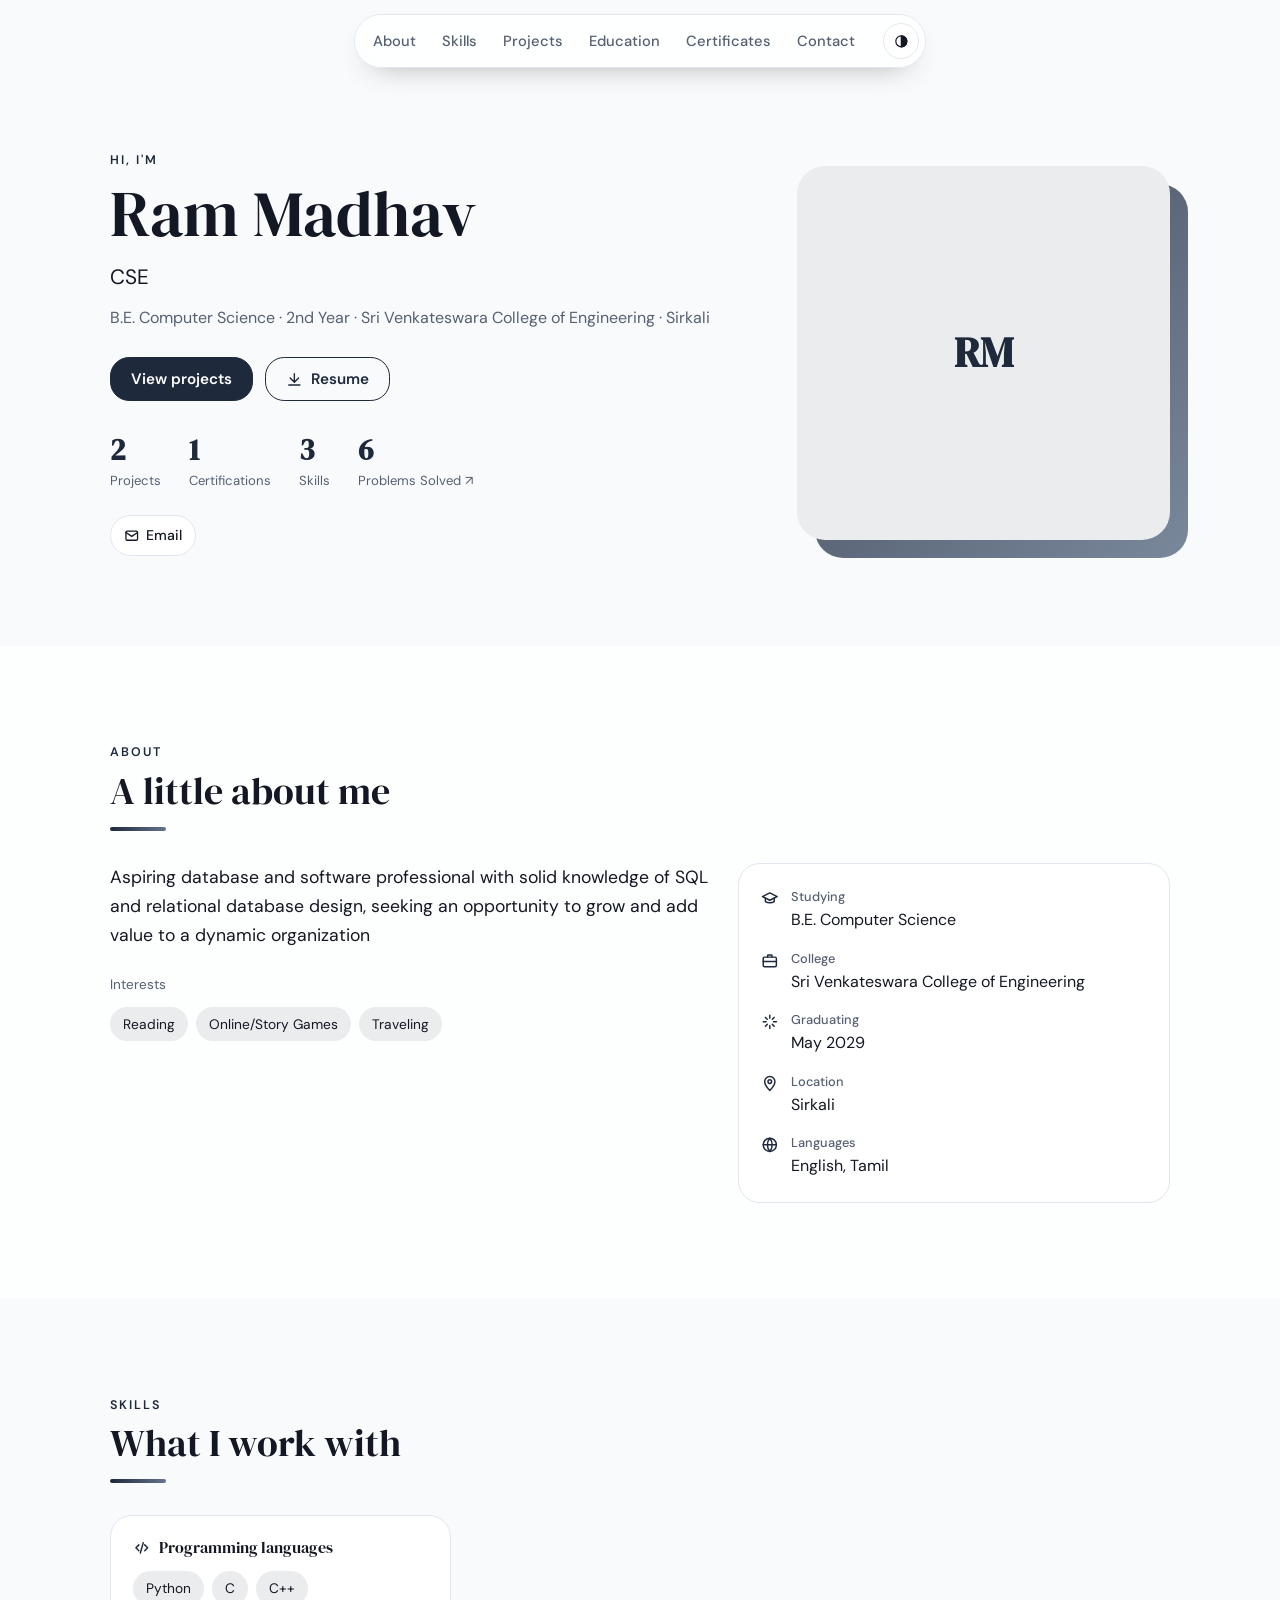
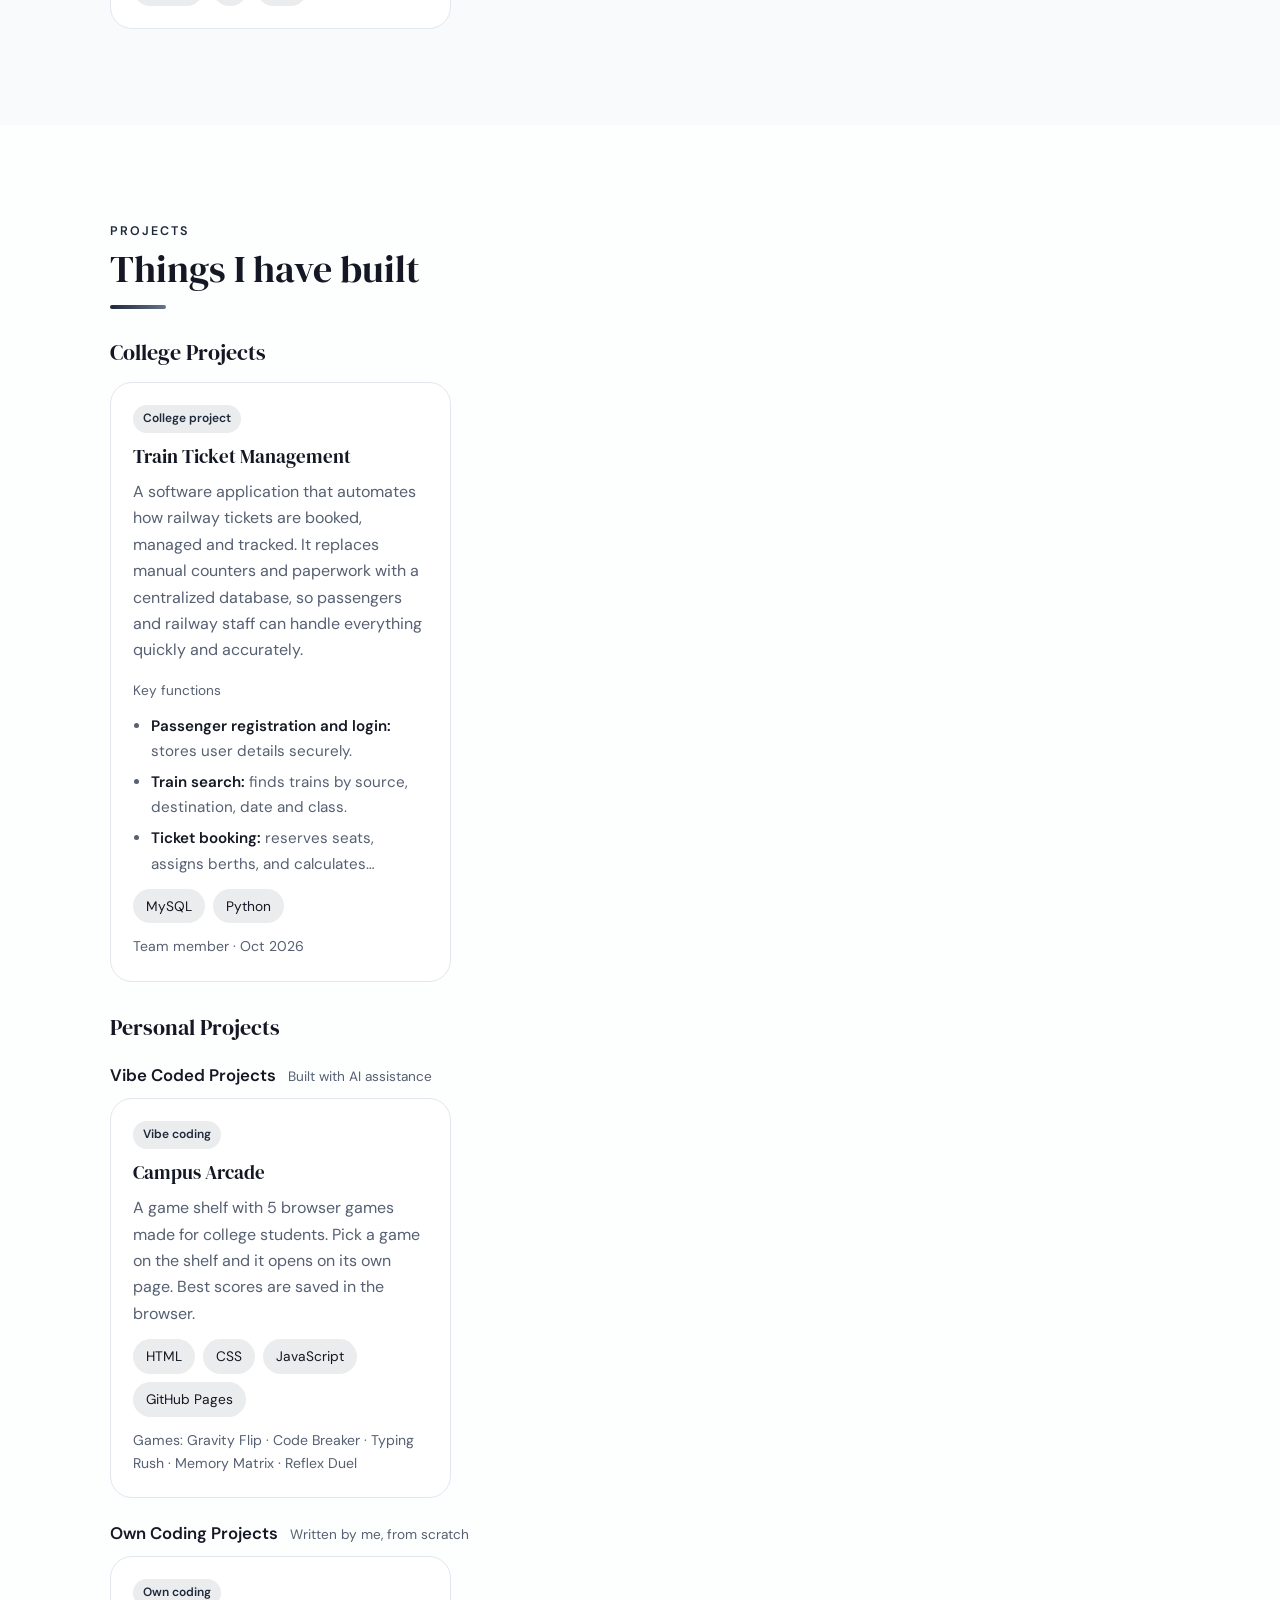
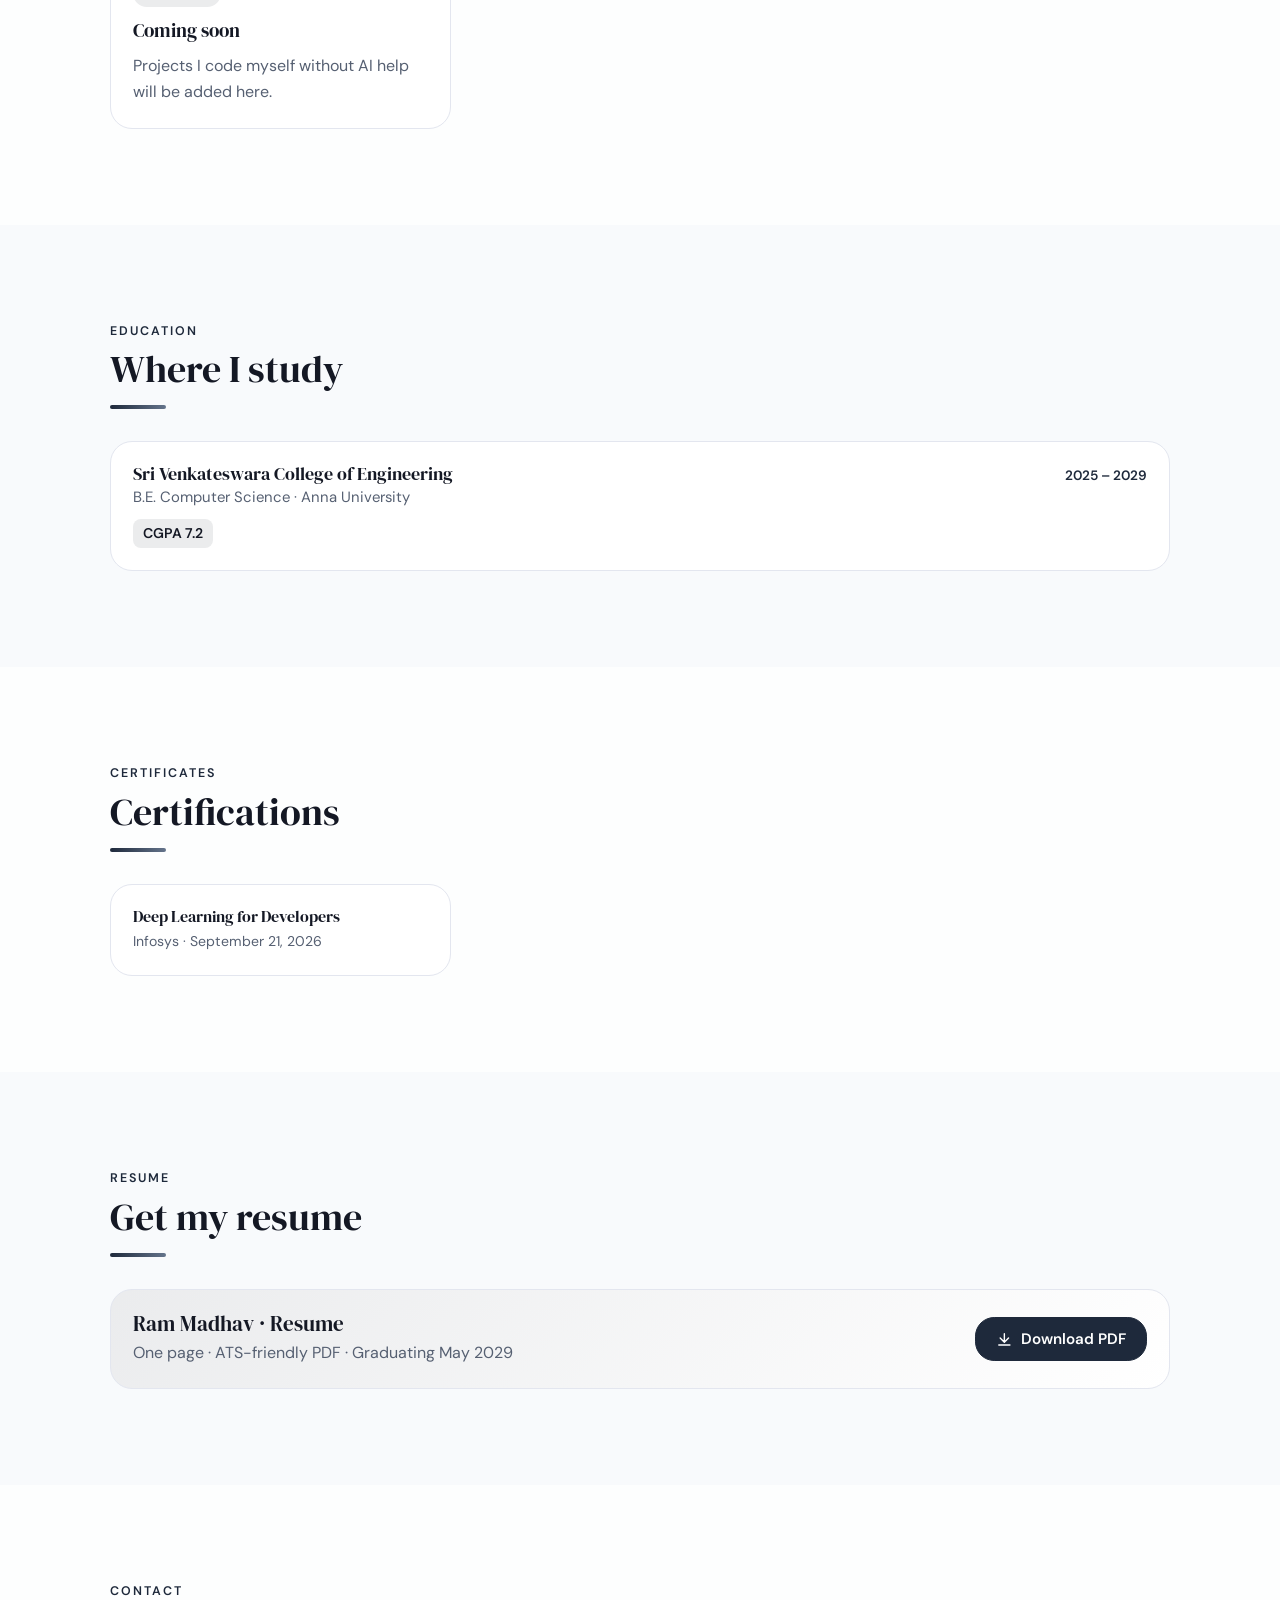
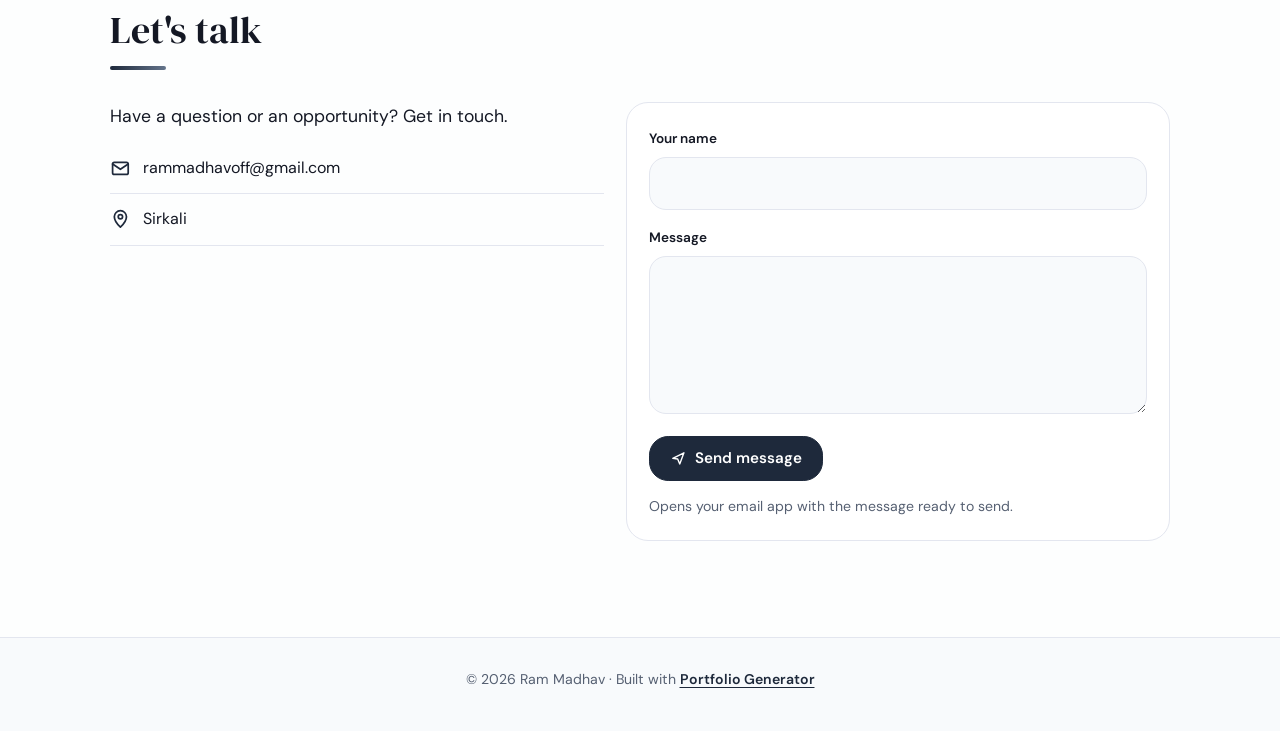
<file: index.html>
<!doctype html>
<html lang="en">
<head>
<meta charset="utf-8">
<meta name="viewport" content="width=device-width,initial-scale=1">
<title>Ram Madhav · Portfolio</title>
<meta name="description" content="Ram Madhav, B.E. Computer Science student. Projects, skills and certifications.">
<meta name="author" content="Ram Madhav">
<meta property="og:type" content="website">
<meta property="og:title" content="Ram Madhav · Portfolio">
<meta property="og:description" content="CSE">
<meta property="og:url" content="https://mrrammadhav.github.io/portfolio/">
<link rel="canonical" href="https://mrrammadhav.github.io/portfolio/">
<meta name="theme-color" content="#1e293b">
<meta name="color-scheme" content="light">
<link rel="icon" href="data:image/svg+xml,%3Csvg%20xmlns%3D%22http%3A%2F%2Fwww.w3.org%2F2000%2Fsvg%22%20viewBox%3D%220%200%2064%2064%22%3E%3Crect%20width%3D%2264%22%20height%3D%2264%22%20rx%3D%2216%22%20fill%3D%22%231e293b%22%2F%3E%3Ctext%20x%3D%2232%22%20y%3D%2245%22%20font-family%3D%22Arial%2Csans-serif%22%20font-size%3D%2236%22%20font-weight%3D%22800%22%20fill%3D%22%23fff%22%20text-anchor%3D%22middle%22%3ER%3C%2Ftext%3E%3C%2Fsvg%3E">
<link rel="preconnect" href="https://fonts.googleapis.com">
<link rel="preconnect" href="https://fonts.gstatic.com" crossorigin>
<link rel="stylesheet" href="https://fonts.googleapis.com/css2?family=DM+Serif+Display&family=DM+Sans:wght@400;500;600;700&display=swap">
<link rel="stylesheet" href="css/style.css">
</head>
<body class="L-split N-pill A-tilt F-classic">
<header class="nav" id="nav"><a class="brand" href="#home">Ram Madhav</a><nav class="links" aria-label="Sections"><a href="#about"><svg class="i" viewBox="0 0 24 24" aria-hidden="true"><circle cx="12" cy="8" r="4"/><path d="M4 21c1.5-4 4.5-6 8-6s6.5 2 8 6"/></svg><span>About</span></a><a href="#skills"><svg class="i" viewBox="0 0 24 24" aria-hidden="true"><path d="M12 3v4M12 17v4M3 12h4M17 12h4M6 6l2.5 2.5M15.5 15.5L18 18M18 6l-2.5 2.5M8.5 15.5L6 18"/></svg><span>Skills</span></a><a href="#projects"><svg class="i" viewBox="0 0 24 24" aria-hidden="true"><path d="M3 7a2 2 0 0 1 2-2h4l2 2h8a2 2 0 0 1 2 2v8a2 2 0 0 1-2 2H5a2 2 0 0 1-2-2z"/></svg><span>Projects</span></a><a href="#education"><svg class="i" viewBox="0 0 24 24" aria-hidden="true"><path d="M2 9l10-5 10 5-10 5z"/><path d="M6 11v5c3 2 9 2 12 0v-5"/></svg><span>Education</span></a><a href="#certifications"><svg class="i" viewBox="0 0 24 24" aria-hidden="true"><circle cx="12" cy="9" r="6"/><path d="M8.5 14L7 22l5-3 5 3-1.5-8"/></svg><span>Certificates</span></a><a href="#contact"><svg class="i" viewBox="0 0 24 24" aria-hidden="true"><rect x="3" y="5" width="18" height="14" rx="2"/><path d="M3 7l9 6 9-6"/></svg><span>Contact</span></a></nav><div class="tools"><button class="ib tt" id="themeToggle" type="button" aria-label="Switch light or dark mode" title="Light / dark"><svg class="i" viewBox="0 0 24 24" aria-hidden="true"><circle cx="12" cy="12" r="9"/><path d="M12 3a9 9 0 0 1 0 18z" fill="currentColor"/></svg></button><button class="ib burger" id="burger" type="button" aria-label="Open menu" aria-expanded="false"><svg class="i" viewBox="0 0 24 24" aria-hidden="true"><path d="M4 7h16M4 12h16M4 17h16"/></svg></button></div></header>
<section id="home" class="hero"><div class="wrap hero-inner"><div class="hero-photo rv"><span class="initials">RM</span></div><div class="hero-text rv"><p class="eyebrow">Hi, I'm</p><h1>Ram Madhav</h1><p class="headline">CSE</p><p class="meta">B.E. Computer Science · 2nd Year · Sri Venkateswara College of Engineering · Sirkali</p><div class="ctas"><a class="btn primary" href="#projects">View projects</a><a class="btn ghost" href="assets/resume/Ram_Madhav_Resume.pdf" download><svg class="i" viewBox="0 0 24 24" aria-hidden="true"><path d="M12 4v12M6 10l6 6 6-6M4 20h16"/></svg>Resume</a></div></div><div class="hero-stats rv"><div class="stat"><b>2</b><span>Projects</span></div><div class="stat"><b>1</b><span>Certifications</span></div><div class="stat"><b>3</b><span>Skills</span></div><div class="stat solved" id="solved"><button class="solved-btn" id="solvedBtn" type="button" aria-haspopup="true" aria-expanded="false" aria-controls="solvedMenu" title="View my coding profiles"><b id="solvedTotal">6</b><span>Problems Solved</span></button><div class="solved-menu" id="solvedMenu" role="menu" hidden><a role="menuitem" class="solved-row" href="https://www.geeksforgeeks.org/profile/rammadh0cy7?tab=activity" target="_blank" rel="noopener" data-count="3"><span>GeeksforGeeks</span><b>3</b></a><a role="menuitem" class="solved-row" href="https://leetcode.com/u/rammadhavoff/" target="_blank" rel="noopener" data-count="3"><span>LeetCode</span><b>3</b></a></div></div></div><div class="hero-social rv"><a class="social" href="mailto:rammadhavoff@gmail.com" aria-label="Email"><svg class="i" viewBox="0 0 24 24" aria-hidden="true"><rect x="3" y="5" width="18" height="14" rx="2"/><path d="M3 7l9 6 9-6"/></svg><span>Email</span></a></div></div></section>
<main class="content">
<section id="about" class="sec"><div class="wrap"><div class="sh rv"><p class="eyebrow">About</p><h2>A little about me</h2></div><div class="sb"><div class="about"><div class="rv"><p class="lead">Aspiring database and software professional with solid knowledge of SQL and relational database design, seeking an opportunity to grow and add value to a dynamic organization</p><p class="label">Interests</p><ul class="chips"><li>Reading</li><li>Online/Story Games</li><li>Traveling</li></ul></div><div class="card facts rv"><div class="fact"><svg class="i" viewBox="0 0 24 24" aria-hidden="true"><path d="M2 9l10-5 10 5-10 5z"/><path d="M6 11v5c3 2 9 2 12 0v-5"/></svg><div><b>Studying</b>B.E. Computer Science</div></div><div class="fact"><svg class="i" viewBox="0 0 24 24" aria-hidden="true"><rect x="3" y="7" width="18" height="13" rx="2"/><path d="M9 7V5a1 1 0 0 1 1-1h4a1 1 0 0 1 1 1v2M3 13h18"/></svg><div><b>College</b>Sri Venkateswara College of Engineering</div></div><div class="fact"><svg class="i" viewBox="0 0 24 24" aria-hidden="true"><path d="M12 3v4M12 17v4M3 12h4M17 12h4M6 6l2.5 2.5M15.5 15.5L18 18M18 6l-2.5 2.5M8.5 15.5L6 18"/></svg><div><b>Graduating</b>May 2029</div></div><div class="fact"><svg class="i" viewBox="0 0 24 24" aria-hidden="true"><path d="M12 21s-7-6.5-7-12a7 7 0 0 1 14 0c0 5.5-7 12-7 12z"/><circle cx="12" cy="9" r="2.5"/></svg><div><b>Location</b>Sirkali</div></div><div class="fact"><svg class="i" viewBox="0 0 24 24" aria-hidden="true"><circle cx="12" cy="12" r="9"/><path d="M3 12h18M12 3a14 14 0 0 1 0 18M12 3a14 14 0 0 0 0 18"/></svg><div><b>Languages</b>English, Tamil</div></div></div></div></div></div></section>
<section id="skills" class="sec"><div class="wrap"><div class="sh rv"><p class="eyebrow">Skills</p><h2>What I work with</h2></div><div class="sb"><div class="skillgroups"><div class="card rv"><h3><svg class="i" viewBox="0 0 24 24" aria-hidden="true"><path d="M8 8l-4 4 4 4M16 8l4 4-4 4M14 5l-4 14"/></svg>Programming languages</h3><ul class="chips"><li>Python</li><li>C</li><li>C++</li></ul></div></div></div></div></section>
<section id="projects" class="sec"><div class="wrap"><div class="sh rv"><p class="eyebrow">Projects</p><h2>Things I have built</h2></div><div class="sb">
<h3 class="pgroup rv">College Projects</h3>
<div class="grid"><article class="card proj rv"><div class="proj-top"><span class="tag">College project</span></div><h3>Train Ticket Management</h3><p class="muted">A software application that automates how railway tickets are booked, managed and tracked. It replaces manual counters and paperwork with a centralized database, so passengers and railway staff can handle everything quickly and accurately.</p><p class="label" style="margin:4px 0 0">Key functions</p><ul class="plist muted"><li><b>Passenger registration and login:</b> stores user details securely.</li><li><b>Train search:</b> finds trains by source, destination, date and class.</li><li><b>Ticket booking:</b> reserves seats, assigns berths, and calculates&hellip;</li></ul><ul class="chips"><li>MySQL</li><li>Python</li></ul><p class="small muted">Team member · Oct 2026</p></article></div>
<h3 class="pgroup rv">Personal Projects</h3>
<h4 class="psub rv">Vibe Coded Projects <span>Built with AI assistance</span></h4>
<div class="grid"><article class="card proj rv"><div class="proj-top"><span class="tag">Vibe coding</span></div><h3>Campus Arcade</h3><p class="muted">A game shelf with 5 browser games made for college students. Pick a game on the shelf and it opens on its own page. Best scores are saved in the browser.</p><ul class="chips"><li>HTML</li><li>CSS</li><li>JavaScript</li><li>GitHub Pages</li></ul><p class="small muted">Games: Gravity Flip · Code Breaker · Typing Rush · Memory Matrix · Reflex Duel</p></article></div>
<h4 class="psub rv">Own Coding Projects <span>Written by me, from scratch</span></h4>
<div class="grid"><article class="card proj rv"><div class="proj-top"><span class="tag">Own coding</span></div><h3>Coming soon</h3><p class="muted">Projects I code myself without AI help will be added here.</p></article></div>
</div></div></section>
<section id="education" class="sec"><div class="wrap"><div class="sh rv"><p class="eyebrow">Education</p><h2>Where I study</h2></div><div class="sb"><div class="list"><article class="card entry rv"><div class="entry-head"><div><h3>Sri Venkateswara College of Engineering</h3><p class="org">B.E. Computer Science · Anna University</p></div><span class="when">2025 – 2029</span></div><span class="score">CGPA 7.2</span></article></div></div></div></section>
<section id="certifications" class="sec"><div class="wrap"><div class="sh rv"><p class="eyebrow">Certificates</p><h2>Certifications</h2></div><div class="sb"><div class="grid"><article class="card cert rv"><h3>Deep Learning for Developers</h3><p class="small muted">Infosys · September 21, 2026</p></article></div></div></div></section>
<section id="resume" class="sec"><div class="wrap"><div class="sh rv"><p class="eyebrow">Resume</p><h2>Get my resume</h2></div><div class="sb"><div class="card resume-card rv"><div><h3>Ram Madhav · Resume</h3><p class="muted">One page · ATS-friendly PDF · Graduating May 2029</p></div><div class="ctas" style="margin:0"><a class="btn primary" href="assets/resume/Ram_Madhav_Resume.pdf" download><svg class="i" viewBox="0 0 24 24" aria-hidden="true"><path d="M12 4v12M6 10l6 6 6-6M4 20h16"/></svg>Download PDF</a></div></div></div></div></section>
<section id="contact" class="sec"><div class="wrap"><div class="sh rv"><p class="eyebrow">Contact</p><h2>Let's talk</h2></div><div class="sb"><div class="contact"><div class="rv"><p class="lead" style="margin-bottom:12px">Have a question or an opportunity? Get in touch.</p><div class="cline"><svg class="i" viewBox="0 0 24 24" aria-hidden="true"><rect x="3" y="5" width="18" height="14" rx="2"/><path d="M3 7l9 6 9-6"/></svg><span><a href="mailto:rammadhavoff@gmail.com">rammadhavoff@gmail.com</a></span></div><div class="cline"><svg class="i" viewBox="0 0 24 24" aria-hidden="true"><path d="M12 21s-7-6.5-7-12a7 7 0 0 1 14 0c0 5.5-7 12-7 12z"/><circle cx="12" cy="9" r="2.5"/></svg><span>Sirkali</span></div></div><form class="card cf rv" id="cform" data-to="rammadhavoff@gmail.com"><div><label for="cf-n">Your name</label><input id="cf-n" name="name" autocomplete="name" required></div><div><label for="cf-m">Message</label><textarea id="cf-m" name="message" rows="5" required></textarea></div><button class="btn primary" type="submit"><svg class="i" viewBox="0 0 24 24" aria-hidden="true"><path d="M4 12l16-8-6 16-3-7z"/></svg>Send message</button><p class="small muted">Opens your email app with the message ready to send.</p></form></div></div></div></section>
</main>
<footer class="foot"><div class="wrap">© <span id="yr"></span> Ram Madhav · Built with <a href="https://hemasri-kalaiselvan.github.io/portfolio-generator/" target="_blank" rel="noopener">Portfolio Generator</a></div></footer>
<a href="#home" class="totop" id="totop" aria-label="Back to top"><svg class="i" viewBox="0 0 24 24" aria-hidden="true"><path d="M12 19V5M6 11l6-6 6 6"/></svg></a>
<script src="js/main.js"></script>

</body>
</html>
</file>
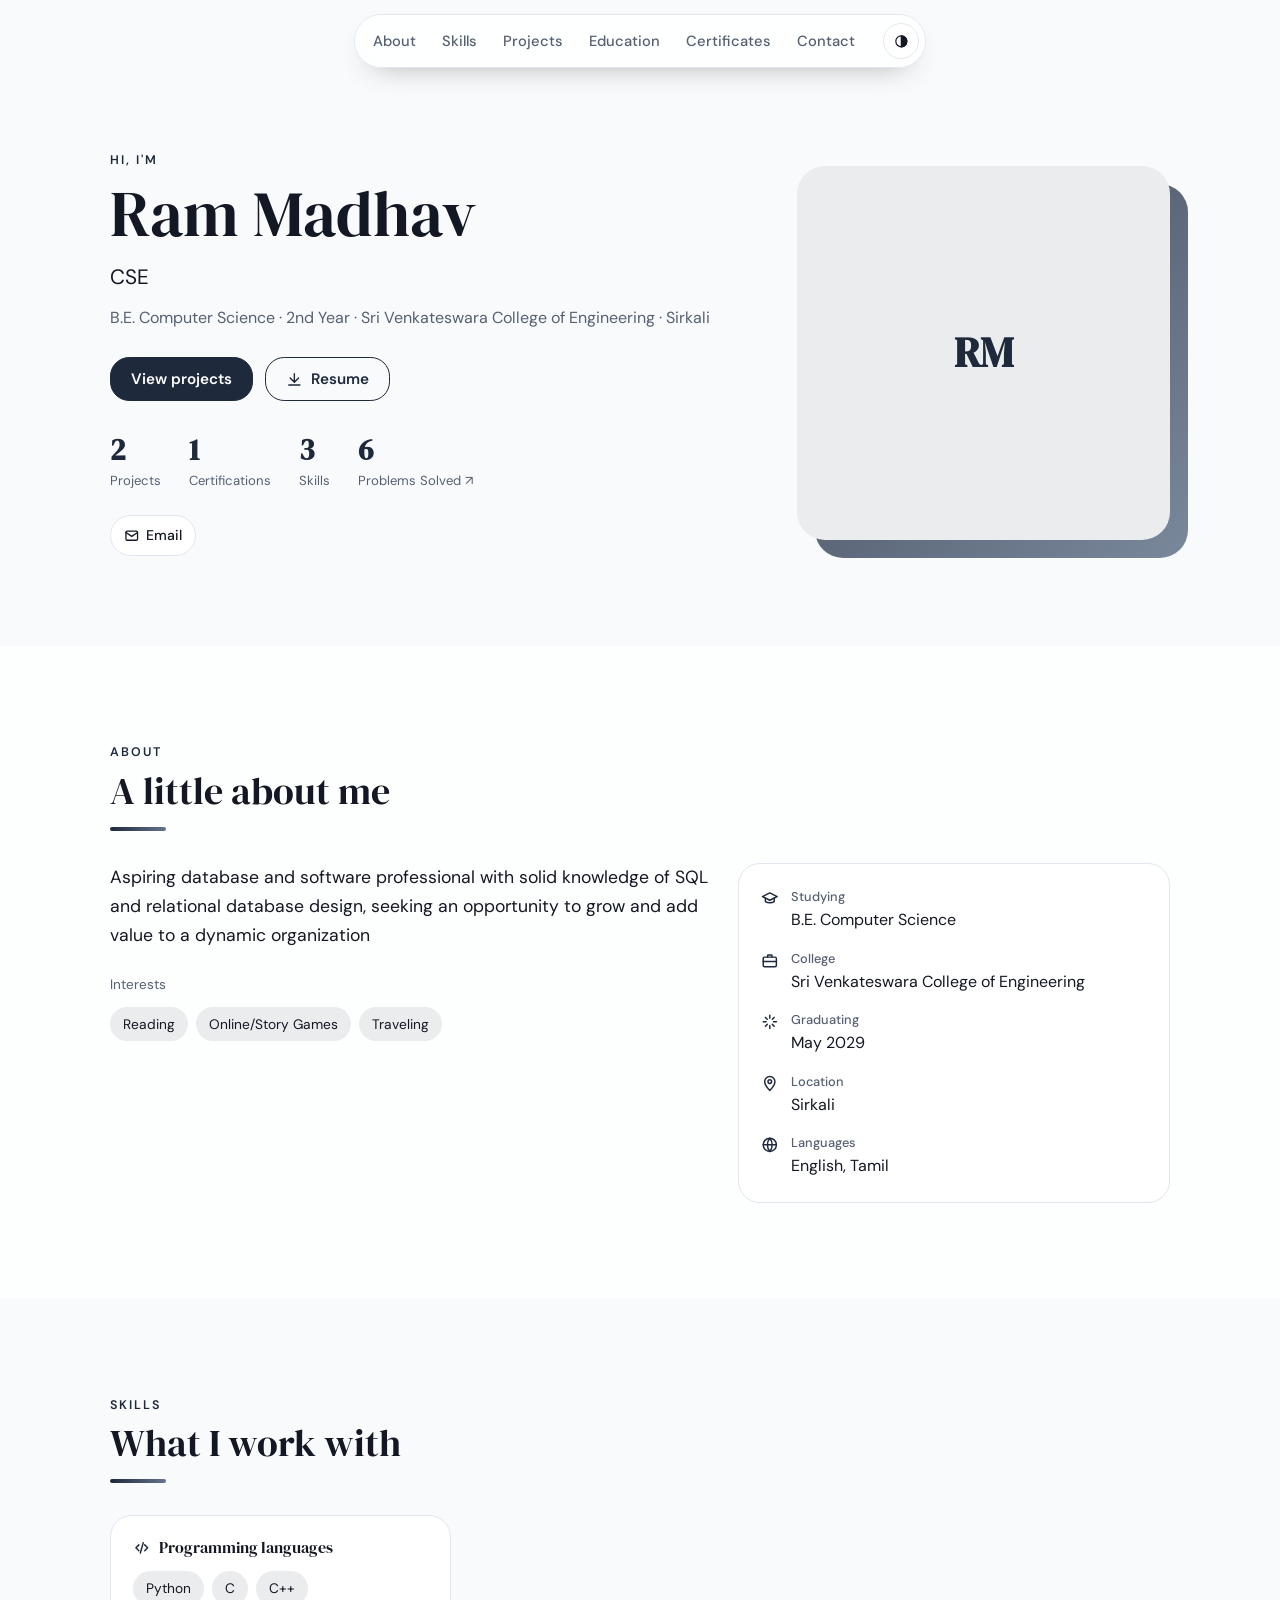
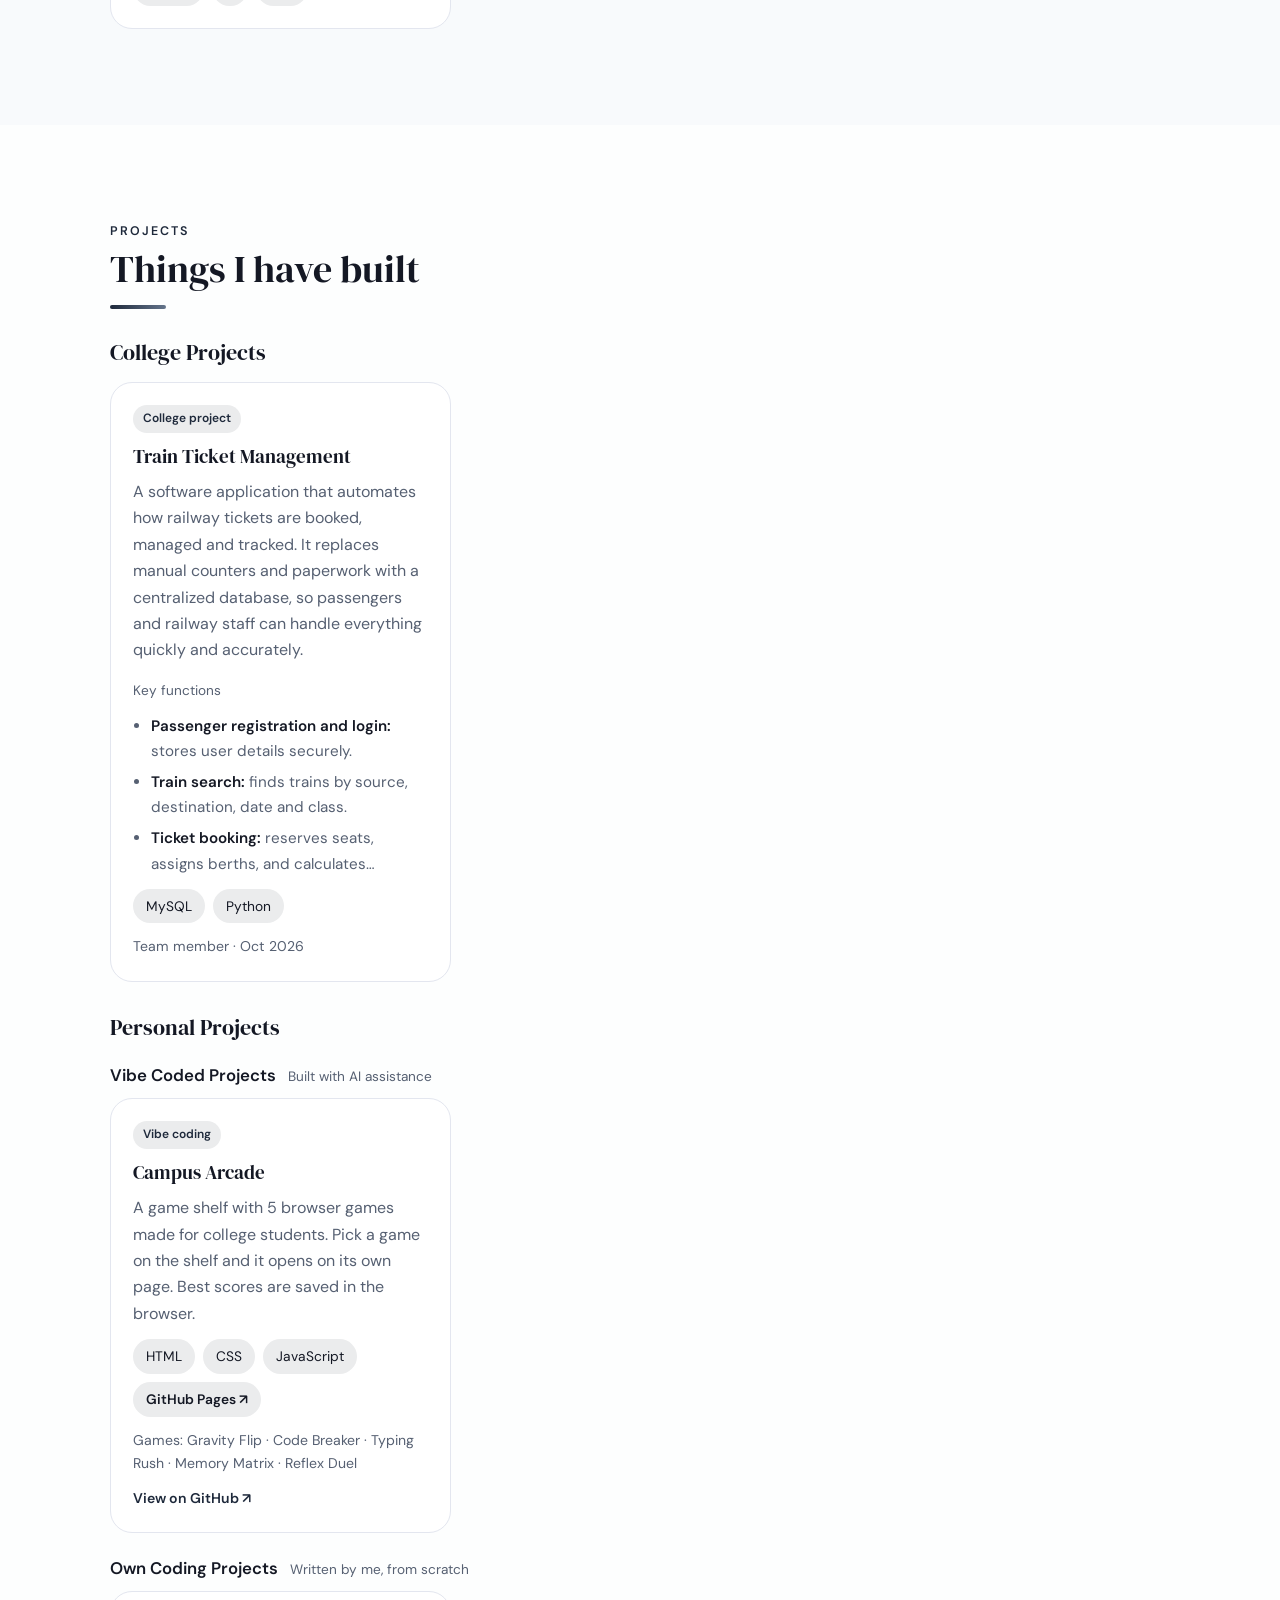
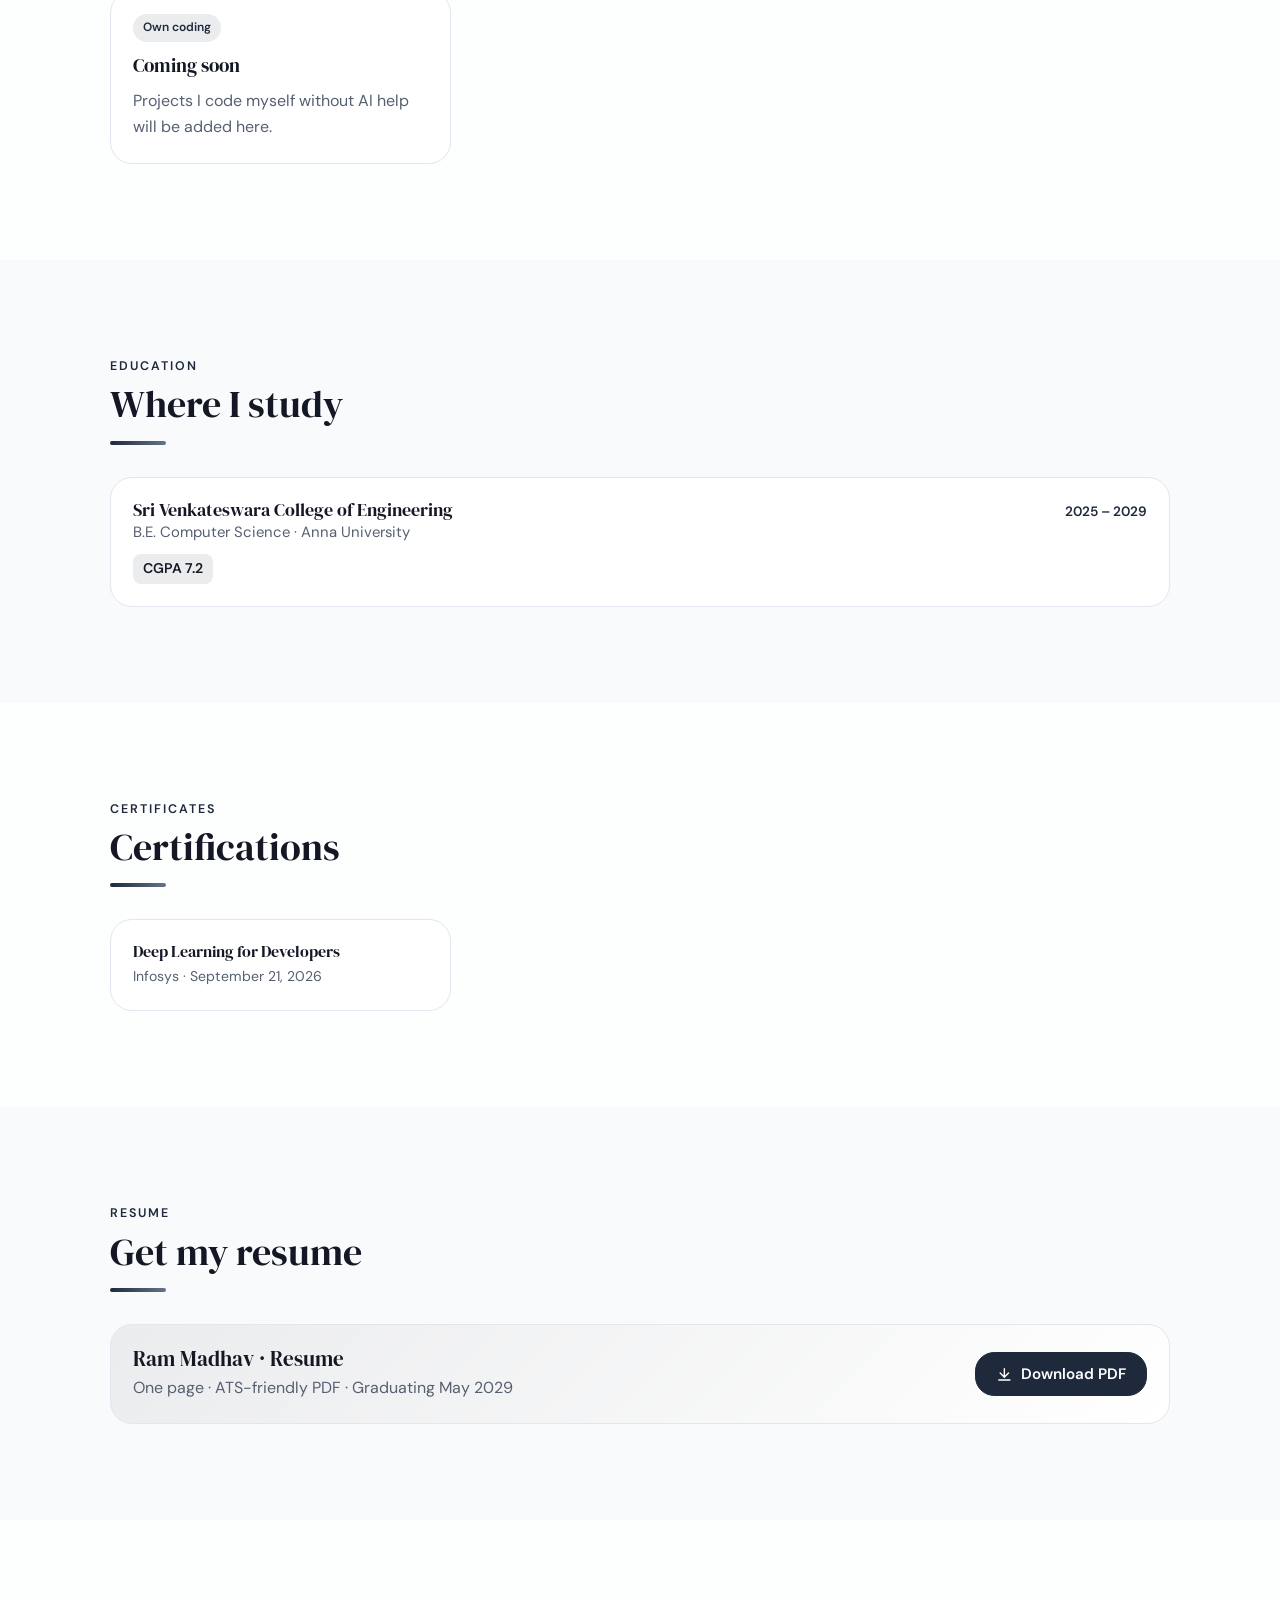
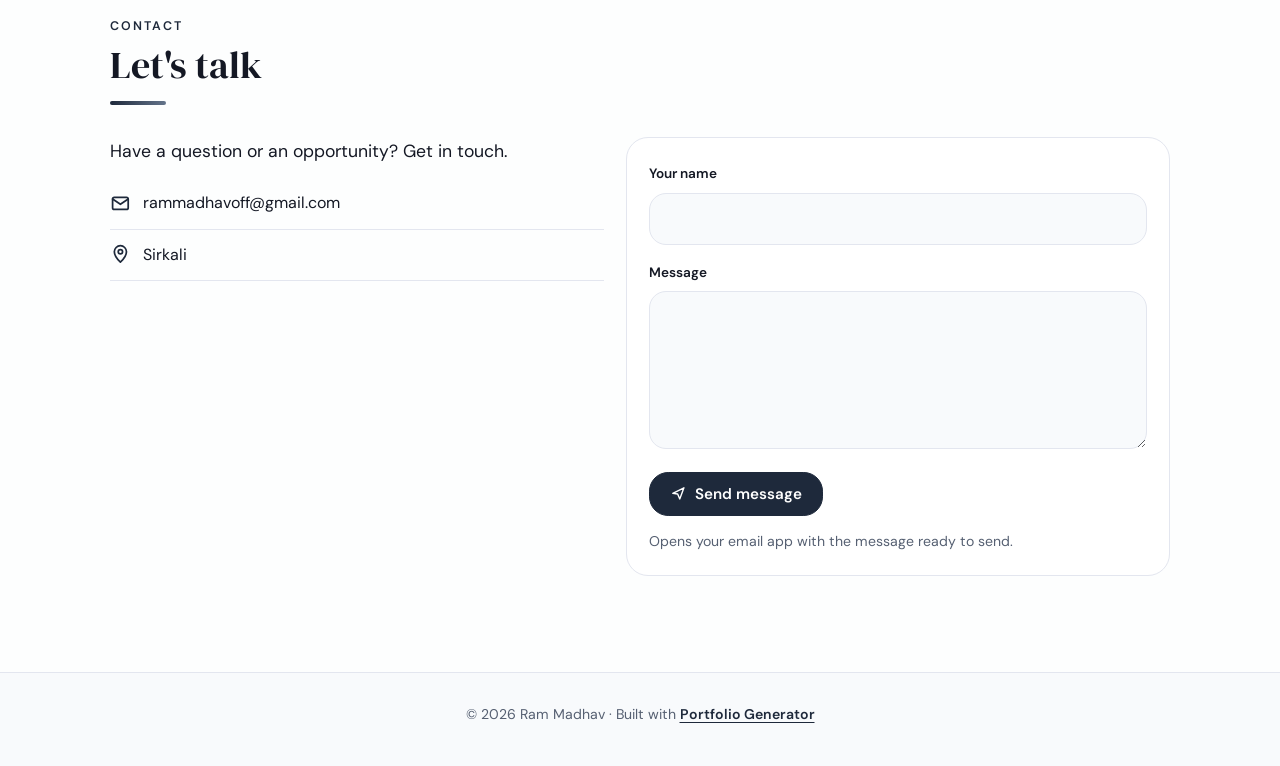
<file: portfolio-main/index.html>
<!doctype html>
<html lang="en">
<head>
<meta charset="utf-8">
<meta name="viewport" content="width=device-width,initial-scale=1">
<title>Ram Madhav · Portfolio</title>
<meta name="description" content="Ram Madhav, B.E. Computer Science student. Projects, skills and certifications.">
<meta name="author" content="Ram Madhav">
<meta property="og:type" content="website">
<meta property="og:title" content="Ram Madhav · Portfolio">
<meta property="og:description" content="CSE">
<meta property="og:url" content="https://mrrammadhav.github.io/portfolio/">
<link rel="canonical" href="https://mrrammadhav.github.io/portfolio/">
<meta name="theme-color" content="#1e293b">
<meta name="color-scheme" content="light">
<link rel="icon" href="data:image/svg+xml,%3Csvg%20xmlns%3D%22http%3A%2F%2Fwww.w3.org%2F2000%2Fsvg%22%20viewBox%3D%220%200%2064%2064%22%3E%3Crect%20width%3D%2264%22%20height%3D%2264%22%20rx%3D%2216%22%20fill%3D%22%231e293b%22%2F%3E%3Ctext%20x%3D%2232%22%20y%3D%2245%22%20font-family%3D%22Arial%2Csans-serif%22%20font-size%3D%2236%22%20font-weight%3D%22800%22%20fill%3D%22%23fff%22%20text-anchor%3D%22middle%22%3ER%3C%2Ftext%3E%3C%2Fsvg%3E">
<link rel="preconnect" href="https://fonts.googleapis.com">
<link rel="preconnect" href="https://fonts.gstatic.com" crossorigin>
<link rel="stylesheet" href="https://fonts.googleapis.com/css2?family=DM+Serif+Display&family=DM+Sans:wght@400;500;600;700&display=swap">
<link rel="stylesheet" href="css/style.css">
</head>
<body class="L-split N-pill A-tilt F-classic">
<header class="nav" id="nav"><a class="brand" href="#home">Ram Madhav</a><nav class="links" aria-label="Sections"><a href="#about"><svg class="i" viewBox="0 0 24 24" aria-hidden="true"><circle cx="12" cy="8" r="4"/><path d="M4 21c1.5-4 4.5-6 8-6s6.5 2 8 6"/></svg><span>About</span></a><a href="#skills"><svg class="i" viewBox="0 0 24 24" aria-hidden="true"><path d="M12 3v4M12 17v4M3 12h4M17 12h4M6 6l2.5 2.5M15.5 15.5L18 18M18 6l-2.5 2.5M8.5 15.5L6 18"/></svg><span>Skills</span></a><a href="#projects"><svg class="i" viewBox="0 0 24 24" aria-hidden="true"><path d="M3 7a2 2 0 0 1 2-2h4l2 2h8a2 2 0 0 1 2 2v8a2 2 0 0 1-2 2H5a2 2 0 0 1-2-2z"/></svg><span>Projects</span></a><a href="#education"><svg class="i" viewBox="0 0 24 24" aria-hidden="true"><path d="M2 9l10-5 10 5-10 5z"/><path d="M6 11v5c3 2 9 2 12 0v-5"/></svg><span>Education</span></a><a href="#certifications"><svg class="i" viewBox="0 0 24 24" aria-hidden="true"><circle cx="12" cy="9" r="6"/><path d="M8.5 14L7 22l5-3 5 3-1.5-8"/></svg><span>Certificates</span></a><a href="#contact"><svg class="i" viewBox="0 0 24 24" aria-hidden="true"><rect x="3" y="5" width="18" height="14" rx="2"/><path d="M3 7l9 6 9-6"/></svg><span>Contact</span></a></nav><div class="tools"><button class="ib tt" id="themeToggle" type="button" aria-label="Switch light or dark mode" title="Light / dark"><svg class="i" viewBox="0 0 24 24" aria-hidden="true"><circle cx="12" cy="12" r="9"/><path d="M12 3a9 9 0 0 1 0 18z" fill="currentColor"/></svg></button><button class="ib burger" id="burger" type="button" aria-label="Open menu" aria-expanded="false"><svg class="i" viewBox="0 0 24 24" aria-hidden="true"><path d="M4 7h16M4 12h16M4 17h16"/></svg></button></div></header>
<section id="home" class="hero"><div class="wrap hero-inner"><div class="hero-photo rv"><span class="initials">RM</span></div><div class="hero-text rv"><p class="eyebrow">Hi, I'm</p><h1>Ram Madhav</h1><p class="headline">CSE</p><p class="meta">B.E. Computer Science · 2nd Year · Sri Venkateswara College of Engineering · Sirkali</p><div class="ctas"><a class="btn primary" href="#projects">View projects</a><a class="btn ghost" href="assets/resume/Ram_Madhav_Resume.pdf" download><svg class="i" viewBox="0 0 24 24" aria-hidden="true"><path d="M12 4v12M6 10l6 6 6-6M4 20h16"/></svg>Resume</a></div></div><div class="hero-stats rv"><div class="stat"><b>2</b><span>Projects</span></div><div class="stat"><b>1</b><span>Certifications</span></div><div class="stat"><b>3</b><span>Skills</span></div><div class="stat solved" id="solved"><button class="solved-btn" id="solvedBtn" type="button" aria-haspopup="true" aria-expanded="false" aria-controls="solvedMenu" title="View my coding profiles"><b id="solvedTotal">6</b><span>Problems Solved</span></button><div class="solved-menu" id="solvedMenu" role="menu" hidden><a role="menuitem" class="solved-row" href="https://www.geeksforgeeks.org/profile/rammadh0cy7?tab=activity" target="_blank" rel="noopener" data-count="3"><span>GeeksforGeeks</span><b>3</b></a><a role="menuitem" class="solved-row" href="https://leetcode.com/u/rammadhavoff/" target="_blank" rel="noopener" data-count="3"><span>LeetCode</span><b>3</b></a></div></div></div><div class="hero-social rv"><a class="social" href="mailto:rammadhavoff@gmail.com" aria-label="Email"><svg class="i" viewBox="0 0 24 24" aria-hidden="true"><rect x="3" y="5" width="18" height="14" rx="2"/><path d="M3 7l9 6 9-6"/></svg><span>Email</span></a></div></div></section>
<main class="content">
<section id="about" class="sec"><div class="wrap"><div class="sh rv"><p class="eyebrow">About</p><h2>A little about me</h2></div><div class="sb"><div class="about"><div class="rv"><p class="lead">Aspiring database and software professional with solid knowledge of SQL and relational database design, seeking an opportunity to grow and add value to a dynamic organization</p><p class="label">Interests</p><ul class="chips"><li>Reading</li><li>Online/Story Games</li><li>Traveling</li></ul></div><div class="card facts rv"><div class="fact"><svg class="i" viewBox="0 0 24 24" aria-hidden="true"><path d="M2 9l10-5 10 5-10 5z"/><path d="M6 11v5c3 2 9 2 12 0v-5"/></svg><div><b>Studying</b>B.E. Computer Science</div></div><div class="fact"><svg class="i" viewBox="0 0 24 24" aria-hidden="true"><rect x="3" y="7" width="18" height="13" rx="2"/><path d="M9 7V5a1 1 0 0 1 1-1h4a1 1 0 0 1 1 1v2M3 13h18"/></svg><div><b>College</b>Sri Venkateswara College of Engineering</div></div><div class="fact"><svg class="i" viewBox="0 0 24 24" aria-hidden="true"><path d="M12 3v4M12 17v4M3 12h4M17 12h4M6 6l2.5 2.5M15.5 15.5L18 18M18 6l-2.5 2.5M8.5 15.5L6 18"/></svg><div><b>Graduating</b>May 2029</div></div><div class="fact"><svg class="i" viewBox="0 0 24 24" aria-hidden="true"><path d="M12 21s-7-6.5-7-12a7 7 0 0 1 14 0c0 5.5-7 12-7 12z"/><circle cx="12" cy="9" r="2.5"/></svg><div><b>Location</b>Sirkali</div></div><div class="fact"><svg class="i" viewBox="0 0 24 24" aria-hidden="true"><circle cx="12" cy="12" r="9"/><path d="M3 12h18M12 3a14 14 0 0 1 0 18M12 3a14 14 0 0 0 0 18"/></svg><div><b>Languages</b>English, Tamil</div></div></div></div></div></div></section>
<section id="skills" class="sec"><div class="wrap"><div class="sh rv"><p class="eyebrow">Skills</p><h2>What I work with</h2></div><div class="sb"><div class="skillgroups"><div class="card rv"><h3><svg class="i" viewBox="0 0 24 24" aria-hidden="true"><path d="M8 8l-4 4 4 4M16 8l4 4-4 4M14 5l-4 14"/></svg>Programming languages</h3><ul class="chips"><li>Python</li><li>C</li><li>C++</li></ul></div></div></div></div></section>
<section id="projects" class="sec"><div class="wrap"><div class="sh rv"><p class="eyebrow">Projects</p><h2>Things I have built</h2></div><div class="sb">
<h3 class="pgroup rv">College Projects</h3>
<div class="grid"><article class="card proj rv"><div class="proj-top"><span class="tag">College project</span></div><h3>Train Ticket Management</h3><p class="muted">A software application that automates how railway tickets are booked, managed and tracked. It replaces manual counters and paperwork with a centralized database, so passengers and railway staff can handle everything quickly and accurately.</p><p class="label" style="margin:4px 0 0">Key functions</p><ul class="plist muted"><li><b>Passenger registration and login:</b> stores user details securely.</li><li><b>Train search:</b> finds trains by source, destination, date and class.</li><li><b>Ticket booking:</b> reserves seats, assigns berths, and calculates&hellip;</li></ul><ul class="chips"><li>MySQL</li><li>Python</li></ul><p class="small muted">Team member · Oct 2026</p></article></div>
<h3 class="pgroup rv">Personal Projects</h3>
<h4 class="psub rv">Vibe Coded Projects <span>Built with AI assistance</span></h4>
<div class="grid"><article class="card proj rv"><div class="proj-top"><span class="tag">Vibe coding</span></div><h3><a class="proj-link" href="https://github.com/mrrammadhav/campus-arcade" target="_blank" rel="noopener noreferrer">Campus Arcade</a></h3><p class="muted">A game shelf with 5 browser games made for college students. Pick a game on the shelf and it opens on its own page. Best scores are saved in the browser.</p><ul class="chips"><li>HTML</li><li>CSS</li><li>JavaScript</li><li><a class="chip-link" href="https://mrrammadhav.github.io/campus-arcade/" target="_blank" rel="noopener noreferrer">GitHub Pages ↗</a></li></ul><p class="small muted">Games: Gravity Flip · Code Breaker · Typing Rush · Memory Matrix · Reflex Duel</p><p class="small proj-gh">View on GitHub ↗</p></article></div>
<h4 class="psub rv">Own Coding Projects <span>Written by me, from scratch</span></h4>
<div class="grid"><article class="card proj rv"><div class="proj-top"><span class="tag">Own coding</span></div><h3>Coming soon</h3><p class="muted">Projects I code myself without AI help will be added here.</p></article></div>
</div></div></section>
<section id="education" class="sec"><div class="wrap"><div class="sh rv"><p class="eyebrow">Education</p><h2>Where I study</h2></div><div class="sb"><div class="list"><article class="card entry rv"><div class="entry-head"><div><h3>Sri Venkateswara College of Engineering</h3><p class="org">B.E. Computer Science · Anna University</p></div><span class="when">2025 – 2029</span></div><span class="score">CGPA 7.2</span></article></div></div></div></section>
<section id="certifications" class="sec"><div class="wrap"><div class="sh rv"><p class="eyebrow">Certificates</p><h2>Certifications</h2></div><div class="sb"><div class="grid"><article class="card cert rv"><h3>Deep Learning for Developers</h3><p class="small muted">Infosys · September 21, 2026</p></article></div></div></div></section>
<section id="resume" class="sec"><div class="wrap"><div class="sh rv"><p class="eyebrow">Resume</p><h2>Get my resume</h2></div><div class="sb"><div class="card resume-card rv"><div><h3>Ram Madhav · Resume</h3><p class="muted">One page · ATS-friendly PDF · Graduating May 2029</p></div><div class="ctas" style="margin:0"><a class="btn primary" href="assets/resume/Ram_Madhav_Resume.pdf" download><svg class="i" viewBox="0 0 24 24" aria-hidden="true"><path d="M12 4v12M6 10l6 6 6-6M4 20h16"/></svg>Download PDF</a></div></div></div></div></section>
<section id="contact" class="sec"><div class="wrap"><div class="sh rv"><p class="eyebrow">Contact</p><h2>Let's talk</h2></div><div class="sb"><div class="contact"><div class="rv"><p class="lead" style="margin-bottom:12px">Have a question or an opportunity? Get in touch.</p><div class="cline"><svg class="i" viewBox="0 0 24 24" aria-hidden="true"><rect x="3" y="5" width="18" height="14" rx="2"/><path d="M3 7l9 6 9-6"/></svg><span><a href="mailto:rammadhavoff@gmail.com">rammadhavoff@gmail.com</a></span></div><div class="cline"><svg class="i" viewBox="0 0 24 24" aria-hidden="true"><path d="M12 21s-7-6.5-7-12a7 7 0 0 1 14 0c0 5.5-7 12-7 12z"/><circle cx="12" cy="9" r="2.5"/></svg><span>Sirkali</span></div></div><form class="card cf rv" id="cform" data-to="rammadhavoff@gmail.com"><div><label for="cf-n">Your name</label><input id="cf-n" name="name" autocomplete="name" required></div><div><label for="cf-m">Message</label><textarea id="cf-m" name="message" rows="5" required></textarea></div><button class="btn primary" type="submit"><svg class="i" viewBox="0 0 24 24" aria-hidden="true"><path d="M4 12l16-8-6 16-3-7z"/></svg>Send message</button><p class="small muted">Opens your email app with the message ready to send.</p></form></div></div></div></section>
</main>
<footer class="foot"><div class="wrap">© <span id="yr"></span> Ram Madhav · Built with <a href="https://hemasri-kalaiselvan.github.io/portfolio-generator/" target="_blank" rel="noopener">Portfolio Generator</a></div></footer>
<a href="#home" class="totop" id="totop" aria-label="Back to top"><svg class="i" viewBox="0 0 24 24" aria-hidden="true"><path d="M12 19V5M6 11l6-6 6 6"/></svg></a>
<script src="js/main.js"></script>

</body>
</html>
</file>
<file: css/style.css>
/* Ram Madhav · Portfolio · design split.slate.classic.pill.tilt */
:root{--hf:'DM Serif Display',system-ui,sans-serif;--bf:'DM Sans',system-ui,sans-serif;--hw:400;--track:0;--hcase:none;--radius:16px;--accent:#1e293b;--accent2:#64748b;--bg:#f8fafc;--surface:#ffffff;--text:#141824;--muted:#566072;--line:#e3e6ef;--on-accent:#ffffff;--soft:color-mix(in srgb,var(--accent) 9%,var(--surface));color-scheme:light;}
:root[data-theme="dark"]{--accent:#e2e8f0;--accent2:#94a3b8;--bg:#0b0f17;--surface:#161c28;--text:#eceef7;--muted:#a3aabd;--line:rgba(255,255,255,.10);--on-accent:#0b0f17;--soft:color-mix(in srgb,var(--accent) 16%,var(--surface));color-scheme:dark;}

*{box-sizing:border-box}
html{scroll-behavior:smooth;-webkit-text-size-adjust:100%}
body{margin:0;background:var(--bg);color:var(--text);font:16px/1.65 var(--bf);transition:background-color .3s,color .3s}
body.lock{overflow:hidden}
img{max-width:100%;display:block}
a{color:inherit;text-decoration:none}
h1,h2,h3,p,li,.org,.when,.tag,.social span,.chips li,.hl-item b{overflow-wrap:anywhere}
h1,h2,h3{font-family:var(--hf);font-weight:var(--hw);letter-spacing:var(--track);line-height:1.15;margin:0}
p{margin:0}
.i{width:1.1em;height:1.1em;fill:none;stroke:currentColor;stroke-width:2;stroke-linecap:round;stroke-linejoin:round;flex:none;transition:transform .25s}
.wrap{max-width:1100px;margin:0 auto;padding:0 20px}
section{scroll-margin-top:76px}
.sec{padding:clamp(56px,9vw,96px) 0}
.sh{margin-bottom:32px}
.eyebrow{font-size:.78rem;font-weight:600;letter-spacing:.16em;text-transform:uppercase;color:var(--accent)}
.sh h2{font-size:clamp(1.7rem,4vw,2.4rem);margin-top:6px;text-transform:var(--hcase)}
.muted{color:var(--muted)}
.small{font-size:.88rem}
.lead{font-size:1.1rem}
.card{position:relative;background:var(--surface);border:1px solid var(--line);border-radius:var(--radius);padding:22px;transition:transform .3s,box-shadow .3s,border-color .3s,background-color .3s}
.grid{display:grid;grid-template-columns:repeat(auto-fill,minmax(min(100%,300px),1fr));gap:18px}
.chips{display:flex;flex-wrap:wrap;gap:8px;list-style:none;padding:0;margin:0}
.chips li{padding:5px 12px;border-radius:999px;background:var(--soft);font-size:.86rem;border:1px solid transparent;transition:.25s}
.btn{position:relative;overflow:hidden;display:inline-flex;align-items:center;gap:8px;padding:12px 20px;border-radius:calc(var(--radius) * .6 + 6px);font:600 .95rem/1.2 var(--bf);border:1.5px solid var(--accent);cursor:pointer;transition:transform .2s,box-shadow .25s,background-color .25s,color .25s}
.btn.primary{background:var(--accent);color:var(--on-accent)}
.btn.ghost{background:transparent;color:var(--accent)}
.btn:active{transform:scale(.97)}
.ripple{position:absolute;width:12px;height:12px;border-radius:50%;background:currentColor;opacity:.35;transform:translate(-50%,-50%) scale(0);animation:rip .6s ease-out forwards;pointer-events:none}
@keyframes rip{to{transform:translate(-50%,-50%) scale(30);opacity:0}}
.hero{padding:clamp(100px,14vw,150px) 0 clamp(56px,8vw,90px)}
.hero-photo{margin:8px 0 26px 8px;width:clamp(120px,22vw,170px);aspect-ratio:1;border-radius:50%;overflow:hidden;background:var(--soft);display:grid;place-items:center;box-shadow:0 0 0 6px var(--surface),0 0 0 8px var(--accent)}
.hero-photo img{width:100%;height:100%;object-fit:cover}
.initials{font-family:var(--hf);font-size:2.6rem;font-weight:700;color:var(--accent)}
.hero h1{font-size:clamp(2.3rem,7vw,4rem);margin:6px 0 10px}
.headline{font-size:clamp(1.05rem,2.4vw,1.3rem)}
.meta{color:var(--muted);margin-top:10px}
.badge{display:inline-flex;align-items:center;gap:8px;margin-top:16px;padding:6px 12px;border-radius:999px;background:var(--soft);font-size:.86rem;font-weight:600}
.badge .dot{width:8px;height:8px;border-radius:50%;background:#22c55e;box-shadow:0 0 0 4px rgba(34,197,94,.2);animation:pulse 2s infinite}
@keyframes pulse{50%{box-shadow:0 0 0 8px rgba(34,197,94,0)}}
.ctas{display:flex;flex-wrap:wrap;gap:12px;margin-top:26px}
.hero-stats{display:flex;flex-wrap:wrap;gap:28px;margin-top:34px}
.stat b{display:block;font-family:var(--hf);font-size:1.8rem;color:var(--accent);line-height:1.1}
.stat span{font-size:.82rem;color:var(--muted)}
.hero-social,.profiles{display:flex;flex-wrap:wrap;gap:10px;margin-top:22px}
.social{display:inline-flex;align-items:center;gap:7px;padding:8px 13px;border-radius:999px;border:1px solid var(--line);background:var(--surface);font-size:.88rem;font-weight:500;transition:.25s}
.social:hover{border-color:var(--accent);color:var(--accent)}
.about{display:grid;gap:24px}
@media(min-width:820px){.about{grid-template-columns:1.4fr 1fr}}
.facts{display:grid;gap:14px;align-content:start}
.fact{display:flex;gap:12px;align-items:flex-start}
.fact .i{color:var(--accent);margin-top:4px}
.fact b{display:block;font-size:.8rem;color:var(--muted);font-weight:500}
.label{font-size:.85rem;color:var(--muted);margin:24px 0 10px}
.skillgroups{display:grid;gap:18px;grid-template-columns:repeat(auto-fill,minmax(min(100%,260px),1fr))}
.skillgroups h3{font-size:1rem;margin-bottom:14px;display:flex;gap:8px;align-items:center}
.skillgroups h3 .i{color:var(--accent)}
.filters{display:flex;flex-wrap:wrap;gap:8px;margin-bottom:22px}
.filters button{font:500 .88rem var(--bf);padding:7px 14px;border-radius:999px;border:1px solid var(--line);background:var(--surface);color:var(--text);cursor:pointer;transition:.2s}
.filters button.active,.filters button:hover{background:var(--accent);color:var(--on-accent);border-color:var(--accent)}
.proj{display:flex;flex-direction:column;gap:12px}
.proj[hidden]{display:none}
.proj-top{display:flex;justify-content:space-between;gap:8px;align-items:center}
.tag{font-size:.75rem;font-weight:600;padding:4px 10px;border-radius:999px;background:var(--soft);color:var(--accent)}
.star{font-size:.78rem;font-weight:700;color:var(--accent2)}
.proj h3{font-size:1.2rem}
.outcome{display:flex;gap:8px;font-weight:500;font-size:.93rem}
.outcome .i{color:var(--accent2);margin-top:4px}
.plinks{display:flex;flex-wrap:wrap;gap:16px;margin-top:auto;padding-top:4px}
.plinks a,.verify{display:inline-flex;gap:6px;align-items:center;font-weight:600;font-size:.9rem;color:var(--accent)}
.list{display:grid;gap:16px}
.entry-head{display:flex;flex-wrap:wrap;justify-content:space-between;gap:6px 16px;align-items:baseline}
.entry h3{font-size:1.1rem}
.org{color:var(--muted);font-size:.93rem}
.when{font-size:.85rem;font-weight:600;color:var(--accent);white-space:nowrap}
.score{display:inline-block;margin-top:10px;font-weight:600;font-size:.88rem;padding:3px 10px;border-radius:8px;background:var(--soft)}
.bullets{margin:12px 0 0;padding-left:20px}
.bullets li{margin:4px 0}
.verify{margin-top:12px}
.cert h3{font-size:1.02rem;margin-bottom:4px}
.hl{display:grid;gap:18px;grid-template-columns:repeat(auto-fill,minmax(min(100%,340px),1fr))}
.gt{font-size:1.05rem;margin-bottom:6px;display:flex;align-items:center;gap:8px}
.gt .i{color:var(--accent)}
.hl-item{padding:12px 0;border-bottom:1px solid var(--line)}
.hl-item:last-child{border-bottom:0;padding-bottom:0}
.hl-item b,.hl-item span{display:block}
.hl-item p{margin-top:4px}
.pubs{list-style:none;margin:0;padding:0;display:grid;gap:14px}
.pub{display:flex;flex-direction:column;gap:6px}
.pubs.clip>.pub:nth-child(n+11){display:none}
.pub-top{display:flex;flex-wrap:wrap;gap:8px;align-items:center}
.pub-top .when{margin-right:auto}
.pub-t{font-weight:600;font-size:1.04rem;line-height:1.4}
.me{color:var(--text);font-weight:700}
.idx{font-size:.72rem;font-weight:700;padding:3px 8px;border-radius:6px;border:1px solid color-mix(in srgb,var(--accent2) 50%,transparent);color:var(--accent2)}
.metrics{display:flex;flex-wrap:wrap;gap:10px 26px;align-items:baseline;margin-bottom:24px;font-size:.92rem;color:var(--muted)}
.metrics b{font-family:var(--hf);font-size:1.5rem;color:var(--accent);margin-right:6px}
.more-wrap{text-align:center;margin-top:22px}
.subtle-link{display:inline-flex;gap:6px;align-items:center;color:var(--accent);font-weight:600;font-size:.92rem;margin-top:18px}
.subh{font-size:1.1rem;margin-bottom:16px;display:flex;gap:8px;align-items:center}
.subh .i{color:var(--accent)}
.status{font-size:.78rem;font-weight:700;color:var(--accent2)}
.cnt{font-size:.75rem;font-weight:700;padding:2px 8px;border-radius:99px;background:var(--soft);color:var(--accent);margin-left:auto}
.prose .lead+.lead{margin-top:14px}
[hidden]{display:none!important}
.resume-card{display:flex;flex-wrap:wrap;align-items:center;justify-content:space-between;gap:20px;background:linear-gradient(135deg,var(--soft),var(--surface))}
.resume-card h3{font-size:1.3rem;margin-bottom:4px}
.contact{display:grid;gap:22px}
@media(min-width:820px){.contact{grid-template-columns:1fr 1.1fr}}
.cline{display:flex;gap:12px;align-items:center;padding:12px 0;border-bottom:1px solid var(--line);overflow-wrap:anywhere}
.cline .i{color:var(--accent);width:1.3em;height:1.3em}
.cline a:hover{color:var(--accent)}
.cf{display:grid;gap:14px;align-content:start}
.cf label{font-size:.85rem;font-weight:600}
.cf input,.cf textarea{width:100%;font:inherit;padding:12px 14px;border-radius:calc(var(--radius) * .5 + 6px);border:1px solid var(--line);background:var(--bg);color:var(--text);outline:none;margin-top:6px}
.cf input:focus,.cf textarea:focus{border-color:var(--accent);box-shadow:0 0 0 3px var(--soft)}
.cf .btn{justify-self:start}
.foot{padding:30px 0 40px;text-align:center;color:var(--muted);font-size:.88rem;border-top:1px solid var(--line)}
.totop{position:fixed;right:18px;bottom:18px;width:44px;height:44px;border-radius:50%;display:grid;place-items:center;background:var(--accent);color:var(--on-accent);opacity:0;transform:translateY(12px);pointer-events:none;transition:.3s;z-index:40}
.totop.show{opacity:1;transform:none;pointer-events:auto}
.rv{opacity:0;transform:var(--rv,translateY(20px));transition:opacity .7s ease,transform .7s cubic-bezier(.2,.7,.2,1)}
.rv.in{opacity:1;transform:none}
.nav{z-index:50;display:flex;align-items:center;gap:12px}
.nav::before{content:"";position:absolute;inset:0;z-index:-1;border-radius:inherit;transition:.3s}
.brand{position:relative;z-index:2;font-family:var(--hf);font-weight:800;font-size:1.15rem;letter-spacing:-.02em;white-space:nowrap;overflow:hidden;text-overflow:ellipsis;min-width:0;max-width:calc(100vw - 140px)}
.foot a{color:var(--accent);font-weight:600;text-decoration:underline;text-underline-offset:3px}
.foot a:hover{text-decoration-thickness:2px}
.links{display:flex;gap:2px}
.links a{display:inline-flex;align-items:center;gap:7px;padding:8px 12px;border-radius:999px;font-size:.92rem;font-weight:500;color:var(--muted);transition:.2s}
.links a:hover,.links a.active{color:var(--accent);background:var(--soft)}
.links a .i{display:none}
.tools{position:relative;z-index:2;display:flex;gap:6px;margin-left:auto}
.ib{width:40px;height:40px;border-radius:50%;display:grid;place-items:center;border:1px solid var(--line);background:var(--surface);color:var(--text);cursor:pointer;transition:.2s}
.ib:hover{border-color:var(--accent);color:var(--accent)}
.burger{display:none}
body .nav.open .links{position:fixed;inset:0;z-index:1;display:flex;flex-direction:column;align-items:center;justify-content:center;gap:4px;background:var(--bg);transform:none;width:auto;max-width:none;padding:0;border:0;border-radius:0;box-shadow:none;animation:navfade .25s}
body .nav.open .links a{width:auto;height:auto;font-size:1.25rem;padding:12px 22px;color:var(--text);background:none;transform:none;flex-direction:row;border-radius:999px;animation:navup .4s backwards}
body .nav.open .links a:nth-child(2){animation-delay:.04s}body .nav.open .links a:nth-child(3){animation-delay:.08s}body .nav.open .links a:nth-child(4){animation-delay:.12s}body .nav.open .links a:nth-child(5){animation-delay:.16s}body .nav.open .links a:nth-child(6){animation-delay:.2s}body .nav.open .links a:nth-child(7){animation-delay:.24s}body .nav.open .links a:nth-child(8){animation-delay:.28s}body .nav.open .links a:nth-child(9){animation-delay:.32s}
body .nav.open .links a .i{display:inline;color:var(--accent)}
body .nav.open .links a span{position:static;opacity:1;transform:none;background:none;border:0;padding:0;font-size:inherit;color:inherit;display:inline}
body .nav.open .links a.active{color:var(--accent)}
@keyframes navfade{from{opacity:0}}
@keyframes navup{from{opacity:0;transform:translateY(14px)}}
@media (prefers-reduced-motion:reduce){*{animation:none!important;transition:none!important;scroll-behavior:auto!important}.rv{opacity:1;transform:none}}
@media print{.nav,.totop,.cf{display:none}.rv{opacity:1;transform:none}}

.N-pill .nav{position:fixed;top:14px;left:12px;right:12px;margin:0 auto;width:fit-content;max-width:calc(100% - 24px);padding:6px;border-radius:999px;border:1px solid var(--line);box-shadow:0 12px 30px -18px rgba(0,0,0,.45)}
.N-pill .nav::before{background:color-mix(in srgb,var(--surface) 86%,transparent);backdrop-filter:blur(14px);-webkit-backdrop-filter:blur(14px)}
.N-pill .brand{display:none}
.N-pill .links{position:relative;z-index:2;overflow-x:auto;scrollbar-width:none;min-width:0}
.N-pill .links::-webkit-scrollbar{display:none}
.N-pill .links a{white-space:nowrap}
.N-pill .tools{margin-left:4px}
.N-pill .ib{width:36px;height:36px}
.L-split{--radius:22px}
.L-split .hero-photo{width:min(72%,360px);border-radius:28px;box-shadow:none;background:none;overflow:visible;position:relative;isolation:isolate;margin:0 0 34px}
.L-split .hero-photo::before{content:"";position:absolute;inset:18px -18px -18px 18px;border-radius:28px;background:linear-gradient(135deg,var(--accent),var(--accent2));opacity:.85;z-index:-1}
.L-split .hero-photo img,.L-split .hero-photo .initials{width:100%;height:100%;border-radius:28px;background:var(--soft);display:grid;place-items:center}
@media(min-width:820px){
 .L-split .hero-inner{display:grid;grid-template-columns:1.25fr .75fr;grid-template-areas:"text photo" "stats photo" "social photo";column-gap:64px;align-items:center}
 .L-split .hero-text{grid-area:text}.L-split .hero-photo{grid-area:photo;width:100%;margin:0}
 .L-split .hero-stats{grid-area:stats}.L-split .hero-social{grid-area:social}
}
.L-split .sh h2::after{content:"";display:block;width:56px;height:4px;border-radius:4px;background:linear-gradient(90deg,var(--accent),var(--accent2));margin-top:14px}
.L-split .content>.sec:nth-child(odd){background:color-mix(in srgb,var(--surface) 70%,var(--bg))}
.A-tilt{--rv:perspective(900px) rotateX(12deg) translateY(30px)}
.A-tilt .card:not(.rv){transition:transform .15s ease-out,box-shadow .3s,border-color .3s,background-color .3s}
.A-tilt .card:hover{box-shadow:0 30px 50px -30px rgba(0,0,0,.45);background-image:radial-gradient(420px circle at var(--mx,50%) var(--my,50%),color-mix(in srgb,var(--accent) 13%,transparent),transparent 60%)}
.A-tilt .btn:hover{transform:translateY(-2px) scale(1.03)}
.A-tilt .chips li:hover{transform:scale(1.08) rotate(-2deg);background:var(--accent);color:var(--on-accent)}


.pgroup{font-size:1.35rem;margin:34px 0 16px}
.pgroup:first-child{margin-top:0}
.psub{font:600 1.05rem var(--bf);margin:24px 0 12px;color:var(--text)}
.psub span{font-weight:400;font-size:.85rem;color:var(--muted);margin-left:8px}
.plist{margin:0;padding-left:18px;display:grid;gap:6px;font-size:.95rem}
.plist b{color:var(--text);font-weight:600}

/* Problems solved stat */
.stat.solved{position:relative}
.solved-btn{all:unset;cursor:pointer;display:block;border-radius:8px}
.solved-btn:hover b,.solved-btn:focus-visible b{text-decoration:underline;text-underline-offset:4px}
.solved-btn:focus-visible{outline:2px solid var(--accent);outline-offset:4px}
.solved-btn span::after{content:" \2197"}
.solved-menu{position:absolute;left:0;top:calc(100% + 10px);z-index:20;min-width:210px;padding:6px;border-radius:12px;border:1px solid var(--line);background:var(--surface);box-shadow:0 10px 30px rgba(0,0,0,.15)}
.solved-menu[hidden]{display:none}
.solved-row{display:flex;justify-content:space-between;gap:16px;padding:10px 12px;border-radius:8px;font-size:.9rem}
.solved-row:hover{background:var(--soft);color:var(--accent)}
.solved-row b{display:inline;font-size:.9rem;color:var(--accent);font-family:inherit}
</file>
<file: portfolio-main/css/style.css>
/* Ram Madhav · Portfolio · design split.slate.classic.pill.tilt */
:root{--hf:'DM Serif Display',system-ui,sans-serif;--bf:'DM Sans',system-ui,sans-serif;--hw:400;--track:0;--hcase:none;--radius:16px;--accent:#1e293b;--accent2:#64748b;--bg:#f8fafc;--surface:#ffffff;--text:#141824;--muted:#566072;--line:#e3e6ef;--on-accent:#ffffff;--soft:color-mix(in srgb,var(--accent) 9%,var(--surface));color-scheme:light;}
:root[data-theme="dark"]{--accent:#e2e8f0;--accent2:#94a3b8;--bg:#0b0f17;--surface:#161c28;--text:#eceef7;--muted:#a3aabd;--line:rgba(255,255,255,.10);--on-accent:#0b0f17;--soft:color-mix(in srgb,var(--accent) 16%,var(--surface));color-scheme:dark;}

*{box-sizing:border-box}
html{scroll-behavior:smooth;-webkit-text-size-adjust:100%}
body{margin:0;background:var(--bg);color:var(--text);font:16px/1.65 var(--bf);transition:background-color .3s,color .3s}
body.lock{overflow:hidden}
img{max-width:100%;display:block}
a{color:inherit;text-decoration:none}
h1,h2,h3,p,li,.org,.when,.tag,.social span,.chips li,.hl-item b{overflow-wrap:anywhere}
h1,h2,h3{font-family:var(--hf);font-weight:var(--hw);letter-spacing:var(--track);line-height:1.15;margin:0}
p{margin:0}
.i{width:1.1em;height:1.1em;fill:none;stroke:currentColor;stroke-width:2;stroke-linecap:round;stroke-linejoin:round;flex:none;transition:transform .25s}
.wrap{max-width:1100px;margin:0 auto;padding:0 20px}
section{scroll-margin-top:76px}
.sec{padding:clamp(56px,9vw,96px) 0}
.sh{margin-bottom:32px}
.eyebrow{font-size:.78rem;font-weight:600;letter-spacing:.16em;text-transform:uppercase;color:var(--accent)}
.sh h2{font-size:clamp(1.7rem,4vw,2.4rem);margin-top:6px;text-transform:var(--hcase)}
.muted{color:var(--muted)}
.small{font-size:.88rem}
.lead{font-size:1.1rem}
.card{position:relative;background:var(--surface);border:1px solid var(--line);border-radius:var(--radius);padding:22px;transition:transform .3s,box-shadow .3s,border-color .3s,background-color .3s}
.grid{display:grid;grid-template-columns:repeat(auto-fill,minmax(min(100%,300px),1fr));gap:18px}
.chips{display:flex;flex-wrap:wrap;gap:8px;list-style:none;padding:0;margin:0}
.chips li{padding:5px 12px;border-radius:999px;background:var(--soft);font-size:.86rem;border:1px solid transparent;transition:.25s}
.btn{position:relative;overflow:hidden;display:inline-flex;align-items:center;gap:8px;padding:12px 20px;border-radius:calc(var(--radius) * .6 + 6px);font:600 .95rem/1.2 var(--bf);border:1.5px solid var(--accent);cursor:pointer;transition:transform .2s,box-shadow .25s,background-color .25s,color .25s}
.btn.primary{background:var(--accent);color:var(--on-accent)}
.btn.ghost{background:transparent;color:var(--accent)}
.btn:active{transform:scale(.97)}
.ripple{position:absolute;width:12px;height:12px;border-radius:50%;background:currentColor;opacity:.35;transform:translate(-50%,-50%) scale(0);animation:rip .6s ease-out forwards;pointer-events:none}
@keyframes rip{to{transform:translate(-50%,-50%) scale(30);opacity:0}}
.hero{padding:clamp(100px,14vw,150px) 0 clamp(56px,8vw,90px)}
.hero-photo{margin:8px 0 26px 8px;width:clamp(120px,22vw,170px);aspect-ratio:1;border-radius:50%;overflow:hidden;background:var(--soft);display:grid;place-items:center;box-shadow:0 0 0 6px var(--surface),0 0 0 8px var(--accent)}
.hero-photo img{width:100%;height:100%;object-fit:cover}
.initials{font-family:var(--hf);font-size:2.6rem;font-weight:700;color:var(--accent)}
.hero h1{font-size:clamp(2.3rem,7vw,4rem);margin:6px 0 10px}
.headline{font-size:clamp(1.05rem,2.4vw,1.3rem)}
.meta{color:var(--muted);margin-top:10px}
.badge{display:inline-flex;align-items:center;gap:8px;margin-top:16px;padding:6px 12px;border-radius:999px;background:var(--soft);font-size:.86rem;font-weight:600}
.badge .dot{width:8px;height:8px;border-radius:50%;background:#22c55e;box-shadow:0 0 0 4px rgba(34,197,94,.2);animation:pulse 2s infinite}
@keyframes pulse{50%{box-shadow:0 0 0 8px rgba(34,197,94,0)}}
.ctas{display:flex;flex-wrap:wrap;gap:12px;margin-top:26px}
.hero-stats{display:flex;flex-wrap:wrap;gap:28px;margin-top:34px}
.stat b{display:block;font-family:var(--hf);font-size:1.8rem;color:var(--accent);line-height:1.1}
.stat span{font-size:.82rem;color:var(--muted)}
.hero-social,.profiles{display:flex;flex-wrap:wrap;gap:10px;margin-top:22px}
.social{display:inline-flex;align-items:center;gap:7px;padding:8px 13px;border-radius:999px;border:1px solid var(--line);background:var(--surface);font-size:.88rem;font-weight:500;transition:.25s}
.social:hover{border-color:var(--accent);color:var(--accent)}
.about{display:grid;gap:24px}
@media(min-width:820px){.about{grid-template-columns:1.4fr 1fr}}
.facts{display:grid;gap:14px;align-content:start}
.fact{display:flex;gap:12px;align-items:flex-start}
.fact .i{color:var(--accent);margin-top:4px}
.fact b{display:block;font-size:.8rem;color:var(--muted);font-weight:500}
.label{font-size:.85rem;color:var(--muted);margin:24px 0 10px}
.skillgroups{display:grid;gap:18px;grid-template-columns:repeat(auto-fill,minmax(min(100%,260px),1fr))}
.skillgroups h3{font-size:1rem;margin-bottom:14px;display:flex;gap:8px;align-items:center}
.skillgroups h3 .i{color:var(--accent)}
.filters{display:flex;flex-wrap:wrap;gap:8px;margin-bottom:22px}
.filters button{font:500 .88rem var(--bf);padding:7px 14px;border-radius:999px;border:1px solid var(--line);background:var(--surface);color:var(--text);cursor:pointer;transition:.2s}
.filters button.active,.filters button:hover{background:var(--accent);color:var(--on-accent);border-color:var(--accent)}
.proj{display:flex;flex-direction:column;gap:12px}
.proj[hidden]{display:none}
.proj-top{display:flex;justify-content:space-between;gap:8px;align-items:center}
.tag{font-size:.75rem;font-weight:600;padding:4px 10px;border-radius:999px;background:var(--soft);color:var(--accent)}
.star{font-size:.78rem;font-weight:700;color:var(--accent2)}
.proj h3{font-size:1.2rem}
.outcome{display:flex;gap:8px;font-weight:500;font-size:.93rem}
.outcome .i{color:var(--accent2);margin-top:4px}
.plinks{display:flex;flex-wrap:wrap;gap:16px;margin-top:auto;padding-top:4px}
.plinks a,.verify{display:inline-flex;gap:6px;align-items:center;font-weight:600;font-size:.9rem;color:var(--accent)}
.list{display:grid;gap:16px}
.entry-head{display:flex;flex-wrap:wrap;justify-content:space-between;gap:6px 16px;align-items:baseline}
.entry h3{font-size:1.1rem}
.org{color:var(--muted);font-size:.93rem}
.when{font-size:.85rem;font-weight:600;color:var(--accent);white-space:nowrap}
.score{display:inline-block;margin-top:10px;font-weight:600;font-size:.88rem;padding:3px 10px;border-radius:8px;background:var(--soft)}
.bullets{margin:12px 0 0;padding-left:20px}
.bullets li{margin:4px 0}
.verify{margin-top:12px}
.cert h3{font-size:1.02rem;margin-bottom:4px}
.hl{display:grid;gap:18px;grid-template-columns:repeat(auto-fill,minmax(min(100%,340px),1fr))}
.gt{font-size:1.05rem;margin-bottom:6px;display:flex;align-items:center;gap:8px}
.gt .i{color:var(--accent)}
.hl-item{padding:12px 0;border-bottom:1px solid var(--line)}
.hl-item:last-child{border-bottom:0;padding-bottom:0}
.hl-item b,.hl-item span{display:block}
.hl-item p{margin-top:4px}
.pubs{list-style:none;margin:0;padding:0;display:grid;gap:14px}
.pub{display:flex;flex-direction:column;gap:6px}
.pubs.clip>.pub:nth-child(n+11){display:none}
.pub-top{display:flex;flex-wrap:wrap;gap:8px;align-items:center}
.pub-top .when{margin-right:auto}
.pub-t{font-weight:600;font-size:1.04rem;line-height:1.4}
.me{color:var(--text);font-weight:700}
.idx{font-size:.72rem;font-weight:700;padding:3px 8px;border-radius:6px;border:1px solid color-mix(in srgb,var(--accent2) 50%,transparent);color:var(--accent2)}
.metrics{display:flex;flex-wrap:wrap;gap:10px 26px;align-items:baseline;margin-bottom:24px;font-size:.92rem;color:var(--muted)}
.metrics b{font-family:var(--hf);font-size:1.5rem;color:var(--accent);margin-right:6px}
.more-wrap{text-align:center;margin-top:22px}
.subtle-link{display:inline-flex;gap:6px;align-items:center;color:var(--accent);font-weight:600;font-size:.92rem;margin-top:18px}
.subh{font-size:1.1rem;margin-bottom:16px;display:flex;gap:8px;align-items:center}
.subh .i{color:var(--accent)}
.status{font-size:.78rem;font-weight:700;color:var(--accent2)}
.cnt{font-size:.75rem;font-weight:700;padding:2px 8px;border-radius:99px;background:var(--soft);color:var(--accent);margin-left:auto}
.prose .lead+.lead{margin-top:14px}
[hidden]{display:none!important}
.resume-card{display:flex;flex-wrap:wrap;align-items:center;justify-content:space-between;gap:20px;background:linear-gradient(135deg,var(--soft),var(--surface))}
.resume-card h3{font-size:1.3rem;margin-bottom:4px}
.contact{display:grid;gap:22px}
@media(min-width:820px){.contact{grid-template-columns:1fr 1.1fr}}
.cline{display:flex;gap:12px;align-items:center;padding:12px 0;border-bottom:1px solid var(--line);overflow-wrap:anywhere}
.cline .i{color:var(--accent);width:1.3em;height:1.3em}
.cline a:hover{color:var(--accent)}
.cf{display:grid;gap:14px;align-content:start}
.cf label{font-size:.85rem;font-weight:600}
.cf input,.cf textarea{width:100%;font:inherit;padding:12px 14px;border-radius:calc(var(--radius) * .5 + 6px);border:1px solid var(--line);background:var(--bg);color:var(--text);outline:none;margin-top:6px}
.cf input:focus,.cf textarea:focus{border-color:var(--accent);box-shadow:0 0 0 3px var(--soft)}
.cf .btn{justify-self:start}
.foot{padding:30px 0 40px;text-align:center;color:var(--muted);font-size:.88rem;border-top:1px solid var(--line)}
.totop{position:fixed;right:18px;bottom:18px;width:44px;height:44px;border-radius:50%;display:grid;place-items:center;background:var(--accent);color:var(--on-accent);opacity:0;transform:translateY(12px);pointer-events:none;transition:.3s;z-index:40}
.totop.show{opacity:1;transform:none;pointer-events:auto}
.rv{opacity:0;transform:var(--rv,translateY(20px));transition:opacity .7s ease,transform .7s cubic-bezier(.2,.7,.2,1)}
.rv.in{opacity:1;transform:none}
.nav{z-index:50;display:flex;align-items:center;gap:12px}
.nav::before{content:"";position:absolute;inset:0;z-index:-1;border-radius:inherit;transition:.3s}
.brand{position:relative;z-index:2;font-family:var(--hf);font-weight:800;font-size:1.15rem;letter-spacing:-.02em;white-space:nowrap;overflow:hidden;text-overflow:ellipsis;min-width:0;max-width:calc(100vw - 140px)}
.foot a{color:var(--accent);font-weight:600;text-decoration:underline;text-underline-offset:3px}
.foot a:hover{text-decoration-thickness:2px}
.links{display:flex;gap:2px}
.links a{display:inline-flex;align-items:center;gap:7px;padding:8px 12px;border-radius:999px;font-size:.92rem;font-weight:500;color:var(--muted);transition:.2s}
.links a:hover,.links a.active{color:var(--accent);background:var(--soft)}
.links a .i{display:none}
.tools{position:relative;z-index:2;display:flex;gap:6px;margin-left:auto}
.ib{width:40px;height:40px;border-radius:50%;display:grid;place-items:center;border:1px solid var(--line);background:var(--surface);color:var(--text);cursor:pointer;transition:.2s}
.ib:hover{border-color:var(--accent);color:var(--accent)}
.burger{display:none}
body .nav.open .links{position:fixed;inset:0;z-index:1;display:flex;flex-direction:column;align-items:center;justify-content:center;gap:4px;background:var(--bg);transform:none;width:auto;max-width:none;padding:0;border:0;border-radius:0;box-shadow:none;animation:navfade .25s}
body .nav.open .links a{width:auto;height:auto;font-size:1.25rem;padding:12px 22px;color:var(--text);background:none;transform:none;flex-direction:row;border-radius:999px;animation:navup .4s backwards}
body .nav.open .links a:nth-child(2){animation-delay:.04s}body .nav.open .links a:nth-child(3){animation-delay:.08s}body .nav.open .links a:nth-child(4){animation-delay:.12s}body .nav.open .links a:nth-child(5){animation-delay:.16s}body .nav.open .links a:nth-child(6){animation-delay:.2s}body .nav.open .links a:nth-child(7){animation-delay:.24s}body .nav.open .links a:nth-child(8){animation-delay:.28s}body .nav.open .links a:nth-child(9){animation-delay:.32s}
body .nav.open .links a .i{display:inline;color:var(--accent)}
body .nav.open .links a span{position:static;opacity:1;transform:none;background:none;border:0;padding:0;font-size:inherit;color:inherit;display:inline}
body .nav.open .links a.active{color:var(--accent)}
@keyframes navfade{from{opacity:0}}
@keyframes navup{from{opacity:0;transform:translateY(14px)}}
@media (prefers-reduced-motion:reduce){*{animation:none!important;transition:none!important;scroll-behavior:auto!important}.rv{opacity:1;transform:none}}
@media print{.nav,.totop,.cf{display:none}.rv{opacity:1;transform:none}}

.N-pill .nav{position:fixed;top:14px;left:12px;right:12px;margin:0 auto;width:fit-content;max-width:calc(100% - 24px);padding:6px;border-radius:999px;border:1px solid var(--line);box-shadow:0 12px 30px -18px rgba(0,0,0,.45)}
.N-pill .nav::before{background:color-mix(in srgb,var(--surface) 86%,transparent);backdrop-filter:blur(14px);-webkit-backdrop-filter:blur(14px)}
.N-pill .brand{display:none}
.N-pill .links{position:relative;z-index:2;overflow-x:auto;scrollbar-width:none;min-width:0}
.N-pill .links::-webkit-scrollbar{display:none}
.N-pill .links a{white-space:nowrap}
.N-pill .tools{margin-left:4px}
.N-pill .ib{width:36px;height:36px}
.L-split{--radius:22px}
.L-split .hero-photo{width:min(72%,360px);border-radius:28px;box-shadow:none;background:none;overflow:visible;position:relative;isolation:isolate;margin:0 0 34px}
.L-split .hero-photo::before{content:"";position:absolute;inset:18px -18px -18px 18px;border-radius:28px;background:linear-gradient(135deg,var(--accent),var(--accent2));opacity:.85;z-index:-1}
.L-split .hero-photo img,.L-split .hero-photo .initials{width:100%;height:100%;border-radius:28px;background:var(--soft);display:grid;place-items:center}
@media(min-width:820px){
 .L-split .hero-inner{display:grid;grid-template-columns:1.25fr .75fr;grid-template-areas:"text photo" "stats photo" "social photo";column-gap:64px;align-items:center}
 .L-split .hero-text{grid-area:text}.L-split .hero-photo{grid-area:photo;width:100%;margin:0}
 .L-split .hero-stats{grid-area:stats}.L-split .hero-social{grid-area:social}
}
.L-split .sh h2::after{content:"";display:block;width:56px;height:4px;border-radius:4px;background:linear-gradient(90deg,var(--accent),var(--accent2));margin-top:14px}
.L-split .content>.sec:nth-child(odd){background:color-mix(in srgb,var(--surface) 70%,var(--bg))}
.A-tilt{--rv:perspective(900px) rotateX(12deg) translateY(30px)}
.A-tilt .card:not(.rv){transition:transform .15s ease-out,box-shadow .3s,border-color .3s,background-color .3s}
.A-tilt .card:hover{box-shadow:0 30px 50px -30px rgba(0,0,0,.45);background-image:radial-gradient(420px circle at var(--mx,50%) var(--my,50%),color-mix(in srgb,var(--accent) 13%,transparent),transparent 60%)}
.A-tilt .btn:hover{transform:translateY(-2px) scale(1.03)}
.A-tilt .chips li:hover{transform:scale(1.08) rotate(-2deg);background:var(--accent);color:var(--on-accent)}


.pgroup{font-size:1.35rem;margin:34px 0 16px}
.pgroup:first-child{margin-top:0}
.psub{font:600 1.05rem var(--bf);margin:24px 0 12px;color:var(--text)}
.psub span{font-weight:400;font-size:.85rem;color:var(--muted);margin-left:8px}
.plist{margin:0;padding-left:18px;display:grid;gap:6px;font-size:.95rem}
.plist b{color:var(--text);font-weight:600}

/* Problems solved stat */
.stat.solved{position:relative}
.solved-btn{all:unset;cursor:pointer;display:block;border-radius:8px}
.solved-btn:hover b,.solved-btn:focus-visible b{text-decoration:underline;text-underline-offset:4px}
.solved-btn:focus-visible{outline:2px solid var(--accent);outline-offset:4px}
.solved-btn span::after{content:" \2197"}
.solved-menu{position:absolute;left:0;top:calc(100% + 10px);z-index:20;min-width:210px;padding:6px;border-radius:12px;border:1px solid var(--line);background:var(--surface);box-shadow:0 10px 30px rgba(0,0,0,.15)}
.solved-menu[hidden]{display:none}
.solved-row{display:flex;justify-content:space-between;gap:16px;padding:10px 12px;border-radius:8px;font-size:.9rem}
.solved-row:hover{background:var(--soft);color:var(--accent)}
.solved-row b{display:inline;font-size:.9rem;color:var(--accent);font-family:inherit}

.proj-link{color:inherit;text-decoration:none}.proj-link::after{content:"";position:absolute;inset:0;border-radius:inherit}.proj-gh{color:var(--accent);font-weight:600}.proj:has(.proj-link){cursor:pointer}
.chip-link{position:relative;z-index:2;color:inherit;text-decoration:none;font-weight:600}.chip-link:hover{color:var(--accent);text-decoration:underline}
</file>
